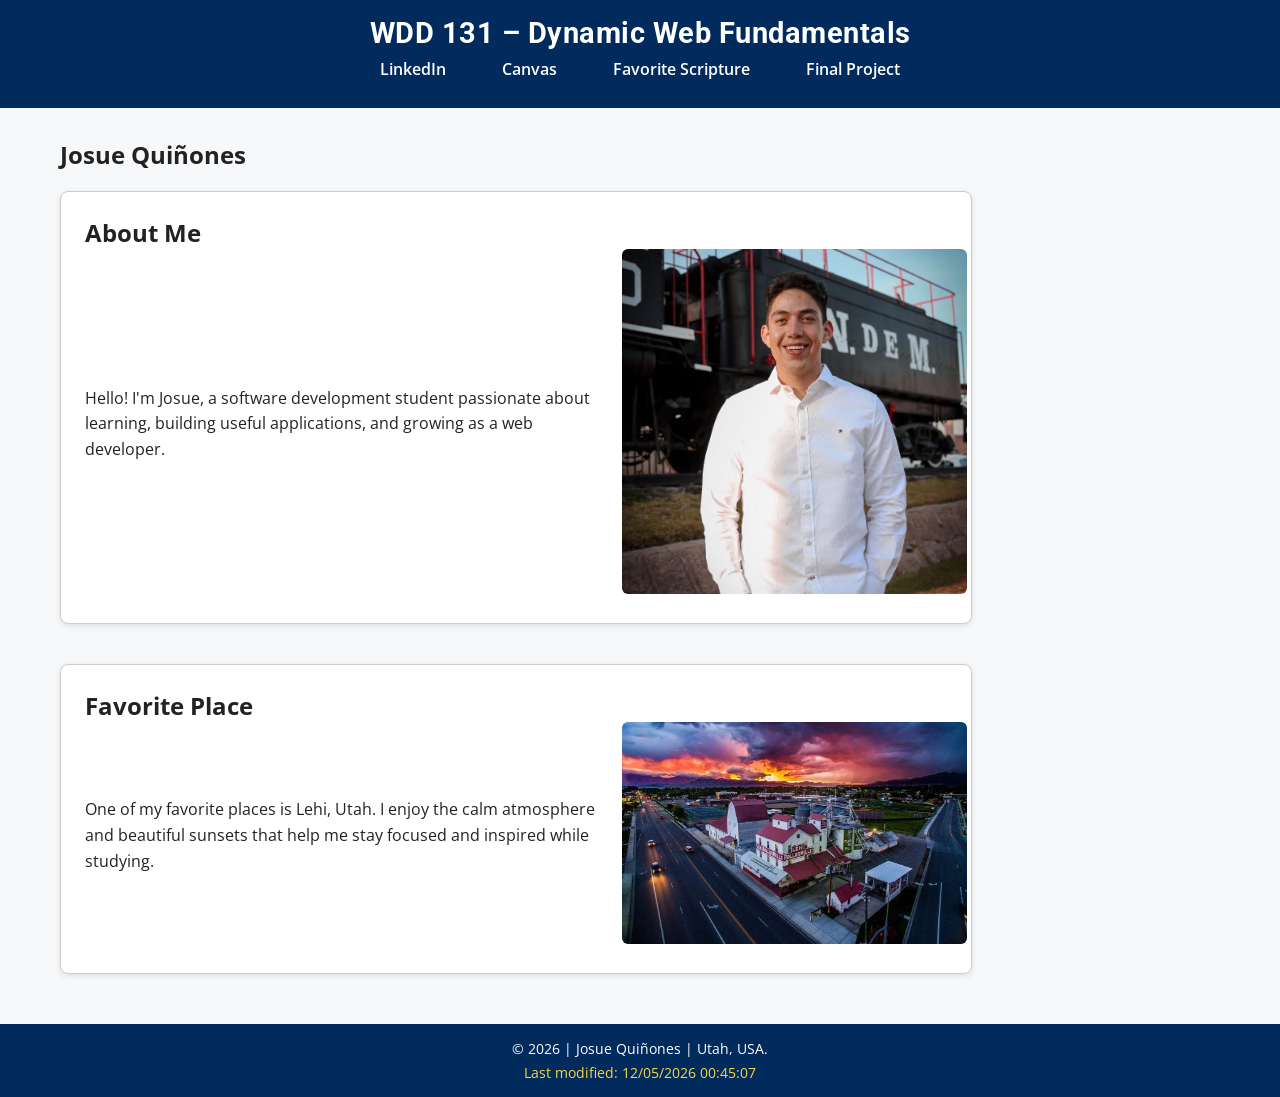
<file: index.html>
<!DOCTYPE html>
<html lang="en-US">

<head>
    <meta charset="UTF-8">
    <meta name="viewport" content="width=device-width, initial-scale=1.0">
    <title>WDD 131 – Dynamic Web Fundamentals – Josue Quiñones</title>

    <meta name="description"
        content="WDD 131 – Dynamic Web Fundamentals – Josue Quiñones. Home page with course resources, personal introduction, and favorite place using HTML, CSS, and JavaScript.">
    <meta name="author" content="Josue Quiñones">

    <link rel="preconnect" href="https://fonts.googleapis.com">
    <link rel="preconnect" href="https://fonts.gstatic.com" crossorigin>
    <link href="https://fonts.googleapis.com/css2?family=Open+Sans:wght@400;600&family=Roboto:wght@400;700&display=swap"
        rel="stylesheet">

    <link rel="stylesheet" href="styles/base.css">


    <script src="scripts/getdates.js" defer></script>
</head>

<body>
    <header>
        <!-- Título del curso en un span con id course-title -->
        <h1>
            <span id="course-title">WDD 131 – Dynamic Web Fundamentals</span>
        </h1>

        <!-- Navegación con 4 enlaces -->
        <nav>
            <ul>
                <li>
                    <a href="https://www.linkedin.com/in/josue-quinones-94b29b316/" target="_blank"
                        rel="noopener noreferrer">
                        LinkedIn
                    </a>
                </li>
                <li>
                    <a href="https://byupw.instructure.com/" target="_blank" rel="noopener noreferrer">
                        Canvas
                    </a>
                </li>
                <li>
                    <a href="https://www.churchofjesuschrist.org/study/scriptures/bofm/1-ne/3?lang=eng&id=p7#p7"
                        target="_blank" rel="noopener noreferrer">
                        Favorite Scripture
                    </a>
                </li>
                <li>
                    <a href="#" target="_blank" rel="noopener noreferrer">
                        Final Project
                    </a>
                </li>
            </ul>
        </nav>
    </header>

    <main>
        <h2>Josue Quiñones</h2>
    
        <!-- Card 1: About Me -->
        <section class="card">
            <h2>About Me</h2>
            <div class="content">
                <div class="text">
                    <p>
                        Hello! I'm Josue, a software development student passionate about learning,
                        building useful applications, and growing as a web developer.
                    </p>
                </div>
                <div class="image">
                    <img src="images/mia.jpg" alt="Photo of Josue Quiñones">
                </div>
            </div>
        </section>
    
        <!-- Card 2: Favorite Place -->
        <section class="card">
            <h2>Favorite Place</h2>
            <div class="content">
                <div class="text">
                    <p>
                        One of my favorite places is Lehi, Utah. I enjoy the calm atmosphere and
                        beautiful sunsets that help me stay focused and inspired while studying.
                    </p>
                </div>
                <div class="image">
                    <img src="images/lehi.jpg" alt="Lehi, Utah landscape">
                </div>
            </div>
        </section>
    
        <!-- Optional Aside for future content -->
        <aside>
            <!-- Reserved for Web Dev Resources or similar -->
        </aside>
    </main>

    <footer>
        <p>
            &copy; <span id="currentyear"></span> | Josue Quiñones | Utah, USA.
        </p>
        <p id="lastModified"></p>
    </footer>
</body>

</html>
</file>
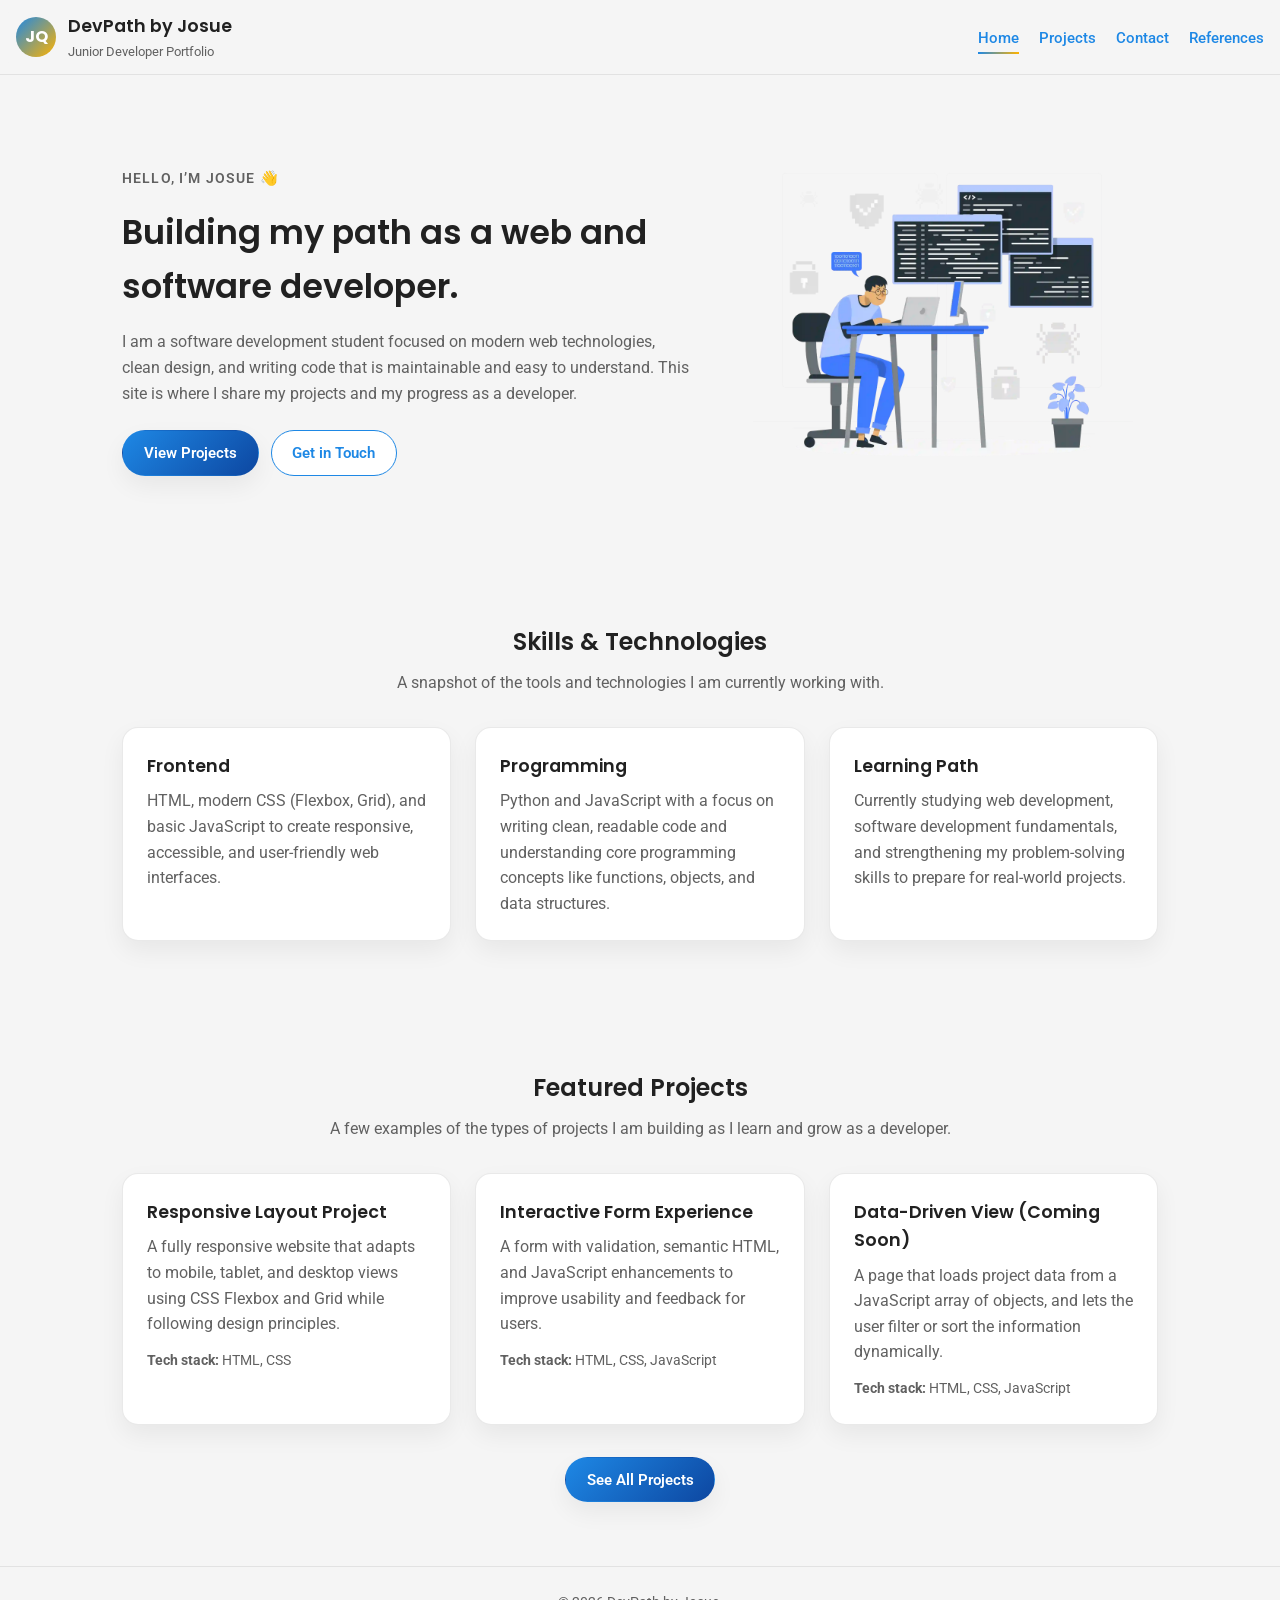
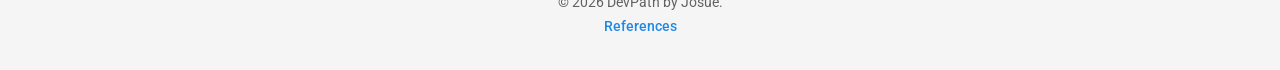
<file: project/index.html>
<!DOCTYPE html>
<html lang="en-US">

<head>
    <meta charset="UTF-8">
    <meta name="viewport" content="width=device-width, initial-scale=1.0">

    <title>DevPath by Josue – Developer Portfolio</title>

    <meta name="description"
        content="Developer portfolio for Josue Quiñones showcasing web development projects, skills, and ways to get in touch.">
    <meta name="author" content="Josue Quiñones">

    <!-- Google Fonts (same as siteplan) -->
    <link rel="preconnect" href="https://fonts.googleapis.com">
    <link rel="preconnect" href="https://fonts.gstatic.com" crossorigin>
    <link
        href="https://fonts.googleapis.com/css2?family=Poppins:wght@400;600;700&family=Roboto:wght@400;500&display=swap"
        rel="stylesheet">

    <!-- Main site CSS -->
    <link rel="stylesheet" href="styles/styles.css">

    <!-- Main JavaScript -->
    <script src="scripts/main.js" defer></script>
</head>

<body>
    <header class="site-header">
        <div class="logo-area">
            <div class="logo-mark">JQ</div>
            <div class="logo-text">
                <a href="index.html" class="logo-link">
                    <h1>DevPath by Josue</h1>
                    <p class="tagline">Junior Developer Portfolio</p>
                </a>
            </div>
        </div>

        <nav class="site-nav">
            <button class="nav-toggle" aria-label="Toggle navigation">
                ☰
            </button>
            <ul class="nav-list">
                <li><a href="index.html" aria-current="page">Home</a></li>
                <li><a href="projects.html">Projects</a></li>
                <li><a href="contact.html">Contact</a></li>
                <li><a href="references.html">References</a></li>
            </ul>
        </nav>
    </header>

    <main>
        <!-- Hero Section -->
        <section class="hero">
            <div class="hero-text">
                <p class="hero-kicker">Hello, I’m Josue 👋</p>
                <h2>Building my path as a web and software developer.</h2>
                <p>
                    I am a software development student focused on modern web technologies, clean design,
                    and writing code that is maintainable and easy to understand.
                    This site is where I share my projects and my progress as a developer.
                </p>
                <div class="hero-actions">
                    <a href="projects.html" class="btn primary">View Projects</a>
                    <a href="contact.html" class="btn secondary">Get in Touch</a>
                </div>
            </div>

            <div class="hero-visual">
                <img src="images/hero.webp"
                    alt="Illustration of a developer working on a laptop with code on the screen" loading="eager">
            </div>
        </section>

        <!-- Skills Section -->
        <section class="section" id="skills">
            <div class="section-header">
                <h2>Skills & Technologies</h2>
                <p>A snapshot of the tools and technologies I am currently working with.</p>
            </div>

            <div class="cards-grid">
                <article class="card">
                    <h3>Frontend</h3>
                    <p>
                        HTML, modern CSS (Flexbox, Grid), and basic JavaScript to create responsive,
                        accessible, and user-friendly web interfaces.
                    </p>
                </article>

                <article class="card">
                    <h3>Programming</h3>
                    <p>
                        Python and JavaScript with a focus on writing clean, readable code and understanding
                        core programming concepts like functions, objects, and data structures.
                    </p>
                </article>

                <article class="card">
                    <h3>Learning Path</h3>
                    <p>
                        Currently studying web development, software development fundamentals, and
                        strengthening my problem-solving skills to prepare for real-world projects.
                    </p>
                </article>
            </div>
        </section>

        <!-- Featured Projects Section -->
        <section class="section" id="featured-projects">
            <div class="section-header">
                <h2>Featured Projects</h2>
                <p>
                    A few examples of the types of projects I am building as I learn and grow as a developer.
                </p>
            </div>

            <div class="cards-grid">
                <article class="card project-card">
                    <h3>Responsive Layout Project</h3>
                    <p>
                        A fully responsive website that adapts to mobile, tablet, and desktop views using
                        CSS Flexbox and Grid while following design principles.
                    </p>
                    <p class="tech-stack"><strong>Tech stack:</strong> HTML, CSS</p>
                </article>

                <article class="card project-card">
                    <h3>Interactive Form Experience</h3>
                    <p>
                        A form with validation, semantic HTML, and JavaScript enhancements to improve
                        usability and feedback for users.
                    </p>
                    <p class="tech-stack"><strong>Tech stack:</strong> HTML, CSS, JavaScript</p>
                </article>

                <article class="card project-card">
                    <h3>Data-Driven View (Coming Soon)</h3>
                    <p>
                        A page that loads project data from a JavaScript array of objects, and lets
                        the user filter or sort the information dynamically.
                    </p>
                    <p class="tech-stack"><strong>Tech stack:</strong> HTML, CSS, JavaScript</p>
                </article>
            </div>

            <div class="section-cta">
                <a href="projects.html" class="btn primary">See All Projects</a>
            </div>
        </section>
    </main>

    <footer class="site-footer">
        <p>&copy; <span id="year"></span> DevPath by Josue.</p>
        <p><a href="references.html">References</a></p>
    </footer>
</body>

</html>
</file>
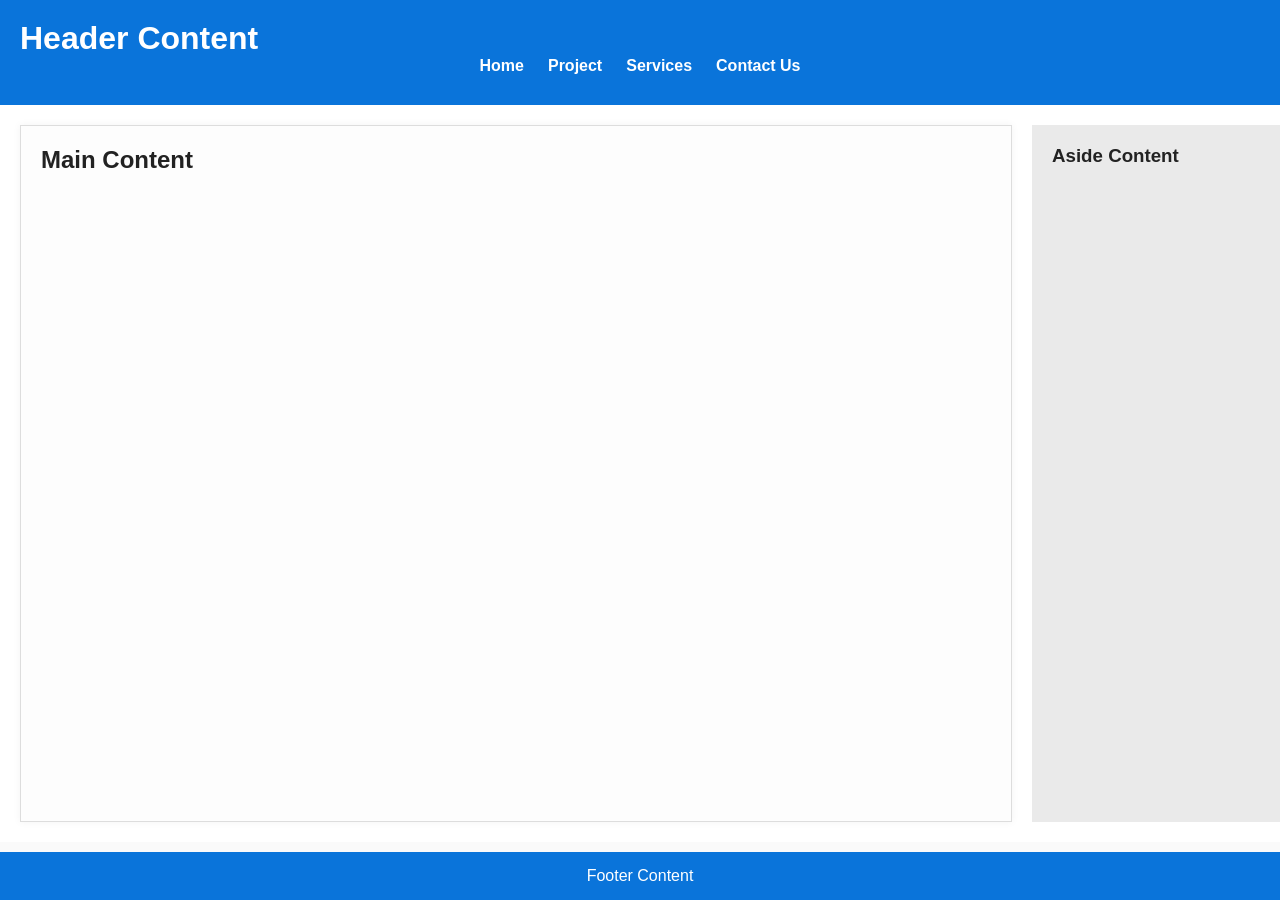
<file: week01/index.html>
<!DOCTYPE html>
<html lang="en">

<head>
    <meta charset="UTF-8">
    <meta name="viewport" content="width=device-width, initial-scale=1.0">
    <title>Josue Quiñones - WDD 131</title>
    <link rel="stylesheet" href="styles/layout.css">
</head>

<body>
    <header>
        <h1>Header Content</h1>
        <nav>
            <ul>
                <li><a href="#">Home</a></li>
                <li><a href="#">Project</a></li>
                <li><a href="#">Services</a></li>
                <li><a href="#">Contact Us</a></li>
            </ul>
        </nav>
    </header>

    <main>
        <section>
            <h2>Main Content</h2>
        </section>
        <aside>
            <h3>Aside Content</h3>
        </aside>
    </main>

    <footer>
        <p>Footer Content</p>
    </footer>
</body>

</html>
</file>
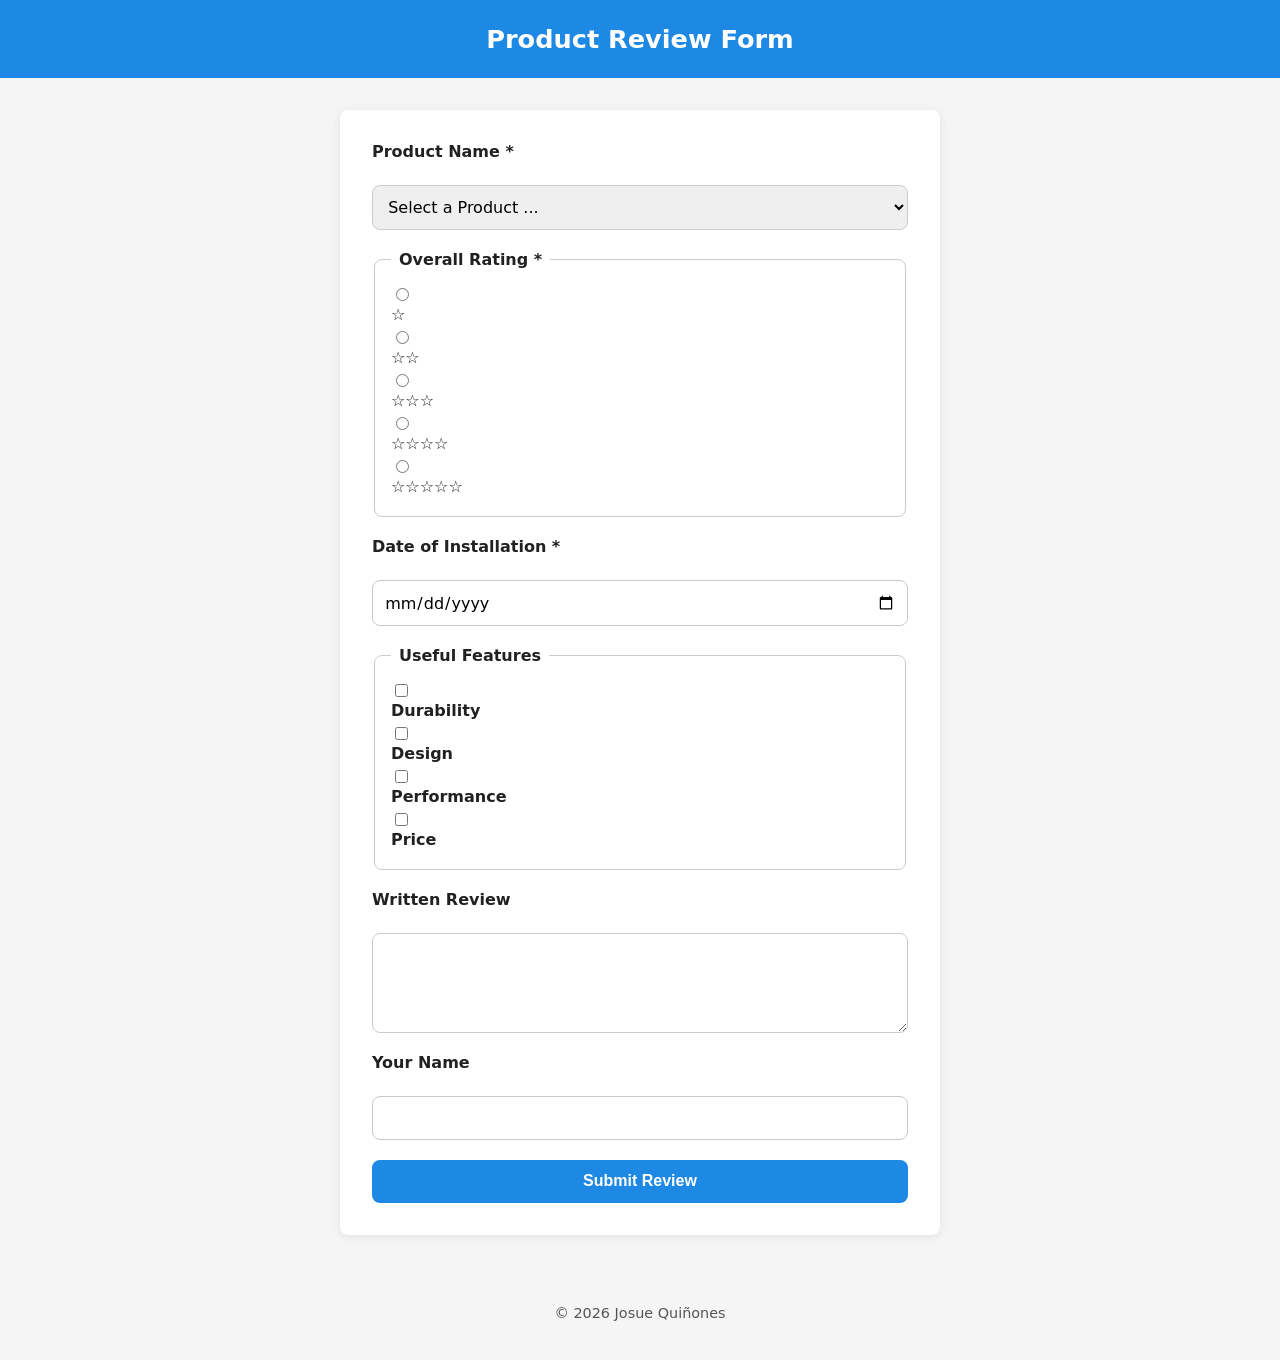
<file: form.html>
<!DOCTYPE html>
<html lang="en-US">

<head>
    <meta charset="UTF-8" >
    <meta name="viewport" content="width=device-width, initial-scale=1.0" >
    <meta name="author" content="Josue Quiñones">
    <meta name="description" content="Submit a product review and rate installation, features, and usefulness.">
    <title>Product Review Form – Josue Quiñones</title>

    <link rel="stylesheet" href="styles/form.css">
    <script src="scripts/form.js" defer></script>
</head>

<body>
    <header>
        <h1>Product Review Form</h1>
    </header>

    <main>
        <form method="get" action="review.html">

            <!-- Product Name -->
            <label for="product">Product Name *</label>
            <select id="product" name="product" required>
                <option value="" disabled selected>Select a Product ...</option>
            </select>

            <!-- Rating -->
            <fieldset>
                <legend>Overall Rating *</legend>

                <input type="radio" id="rating1" name="rating" value="1" required>
                <label for="rating1">☆</label>

                <input type="radio" id="rating2" name="rating" value="2" required>
                <label for="rating2">☆☆</label>

                <input type="radio" id="rating3" name="rating" value="3" required>
                <label for="rating3">☆☆☆</label>

                <input type="radio" id="rating4" name="rating" value="4" required>
                <label for="rating4">☆☆☆☆</label>

                <input type="radio" id="rating5" name="rating" value="5" required>
                <label for="rating5">☆☆☆☆☆</label>
            </fieldset>

            <!-- Date -->
            <label for="install">Date of Installation *</label>
            <input type="date" id="install" name="install" required>

            <!-- Useful Features -->
            <fieldset>
                <legend>Useful Features</legend>

                <input type="checkbox" id="feature1" name="features" value="durability">
                <label for="feature1">Durability</label>

                <input type="checkbox" id="feature2" name="features" value="design">
                <label for="feature2">Design</label>

                <input type="checkbox" id="feature3" name="features" value="performance">
                <label for="feature3">Performance</label>

                <input type="checkbox" id="feature4" name="features" value="price">
                <label for="feature4">Price</label>
            </fieldset>

            <!-- Review -->
            <label for="review">Written Review</label>
            <textarea id="review" name="review" rows="4"></textarea>

            <!-- Optional Name -->
            <label for="username">Your Name</label>
            <input type="text" id="username" name="username">

            <!-- Submit -->
            <input type="submit" value="Submit Review" class="submit-btn">
        </form>
    </main>

    <footer>
        <p>&copy; <span id="year"></span> Josue Quiñones</p>
    </footer>
</body>

</html>
</file>
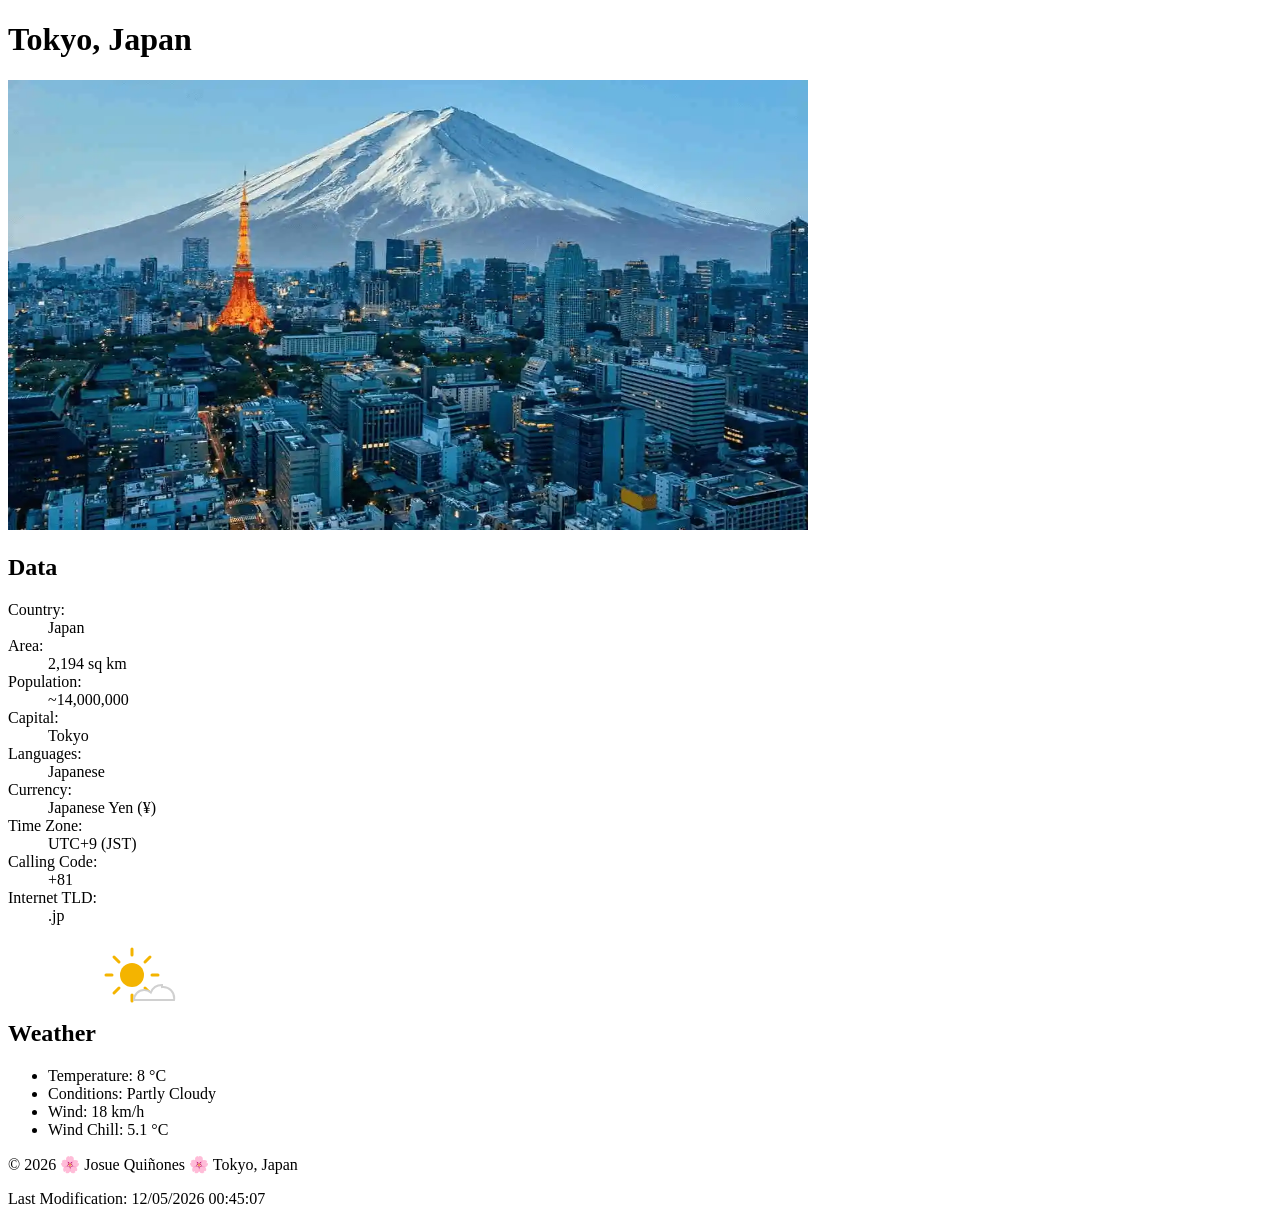
<file: palce.html>
<!DOCTYPE html>
<html lang="en">

<head>
    <meta charset="UTF-8">
    <meta name="viewport" content="width=device-width, initial-scale=1.0">

    <title>Tokyo, Japan – City Facts & Weather</title>
    <meta name="description"
        content="Tokyo, Japan city page with key data and current-style weather information including wind chill.">
    <meta name="Josue Quiñones Sigala"

    <link rel="stylesheet" href="styles/place.css">
    <script src="scripts/place.js" defer></script>
</head>

<body>
    <header class="site-header">
        <h1>Tokyo, Japan</h1>
    </header>

    <main>
        <div class="hero">
            <picture>
                <!-- Large / desktop image -->
                <source srcset="images/tokyo-large.webp" media="(min-width: 900px)">
                <!-- Default / mobile image -->
                <img src="images/tokyo-small.webp" alt="Night skyline of Tokyo with Tokyo Tower and city lights"
                    width="800" height="450" loading="lazy">
            </picture>
        </div>

        <section class="info-card data-card">
            <h2>Data</h2>
            <dl>
                <div>
                    <dt>Country:</dt>
                    <dd>Japan</dd>
                </div>
                <div>
                    <dt>Area:</dt>
                    <dd>2,194 sq km</dd>
                </div>
                <div>
                    <dt>Population:</dt>
                    <dd>~14,000,000</dd>
                </div>
                <div>
                    <dt>Capital:</dt>
                    <dd>Tokyo</dd>
                </div>
                <div>
                    <dt>Languages:</dt>
                    <dd>Japanese</dd>
                </div>
                <div>
                    <dt>Currency:</dt>
                    <dd>Japanese Yen (¥)</dd>
                </div>
                <div>
                    <dt>Time Zone:</dt>
                    <dd>UTC+9 (JST)</dd>
                </div>
                <div>
                    <dt>Calling Code:</dt>
                    <dd>+81</dd>
                </div>
                <div>
                    <dt>Internet TLD:</dt>
                    <dd>.jp</dd>
                </div>
            </dl>
        </section>

        <section class="info-card weather-card">
            <h2 class="weather-heading">
                Weather
                <!-- SVG icon: mobile view only (hidden in wide view via CSS) -->
                <span class="weather-icon-mobile">
                    <img src="images/weather-partly-cloudy.svg" alt="Partly cloudy weather icon">
                </span>
            </h2>
            <ul class="weather-list">
                <li>
                    <span class="label">Temperature:</span>
                    <span> <span id="temperature">8</span> °C</span>
                </li>
                <li>
                    <span class="label">Conditions:</span>
                    <span>Partly Cloudy</span>
                </li>
                <li>
                    <span class="label">Wind:</span>
                    <span><span id="wind-speed">18</span> km/h</span>
                </li>
                <li>
                    <span class="label">Wind Chill:</span>
                    <span id="windchill">N/A</span>
                </li>
            </ul>
        </section>
    </main>

    <footer>
        <p>&copy; <span id="currentyear"></span> 🌸 Josue Quiñones 🌸 Tokyo, Japan</p>
        <p>Last Modification: <span id="lastmodified"></span></p>
    </footer>
</body>

</html>
</file>
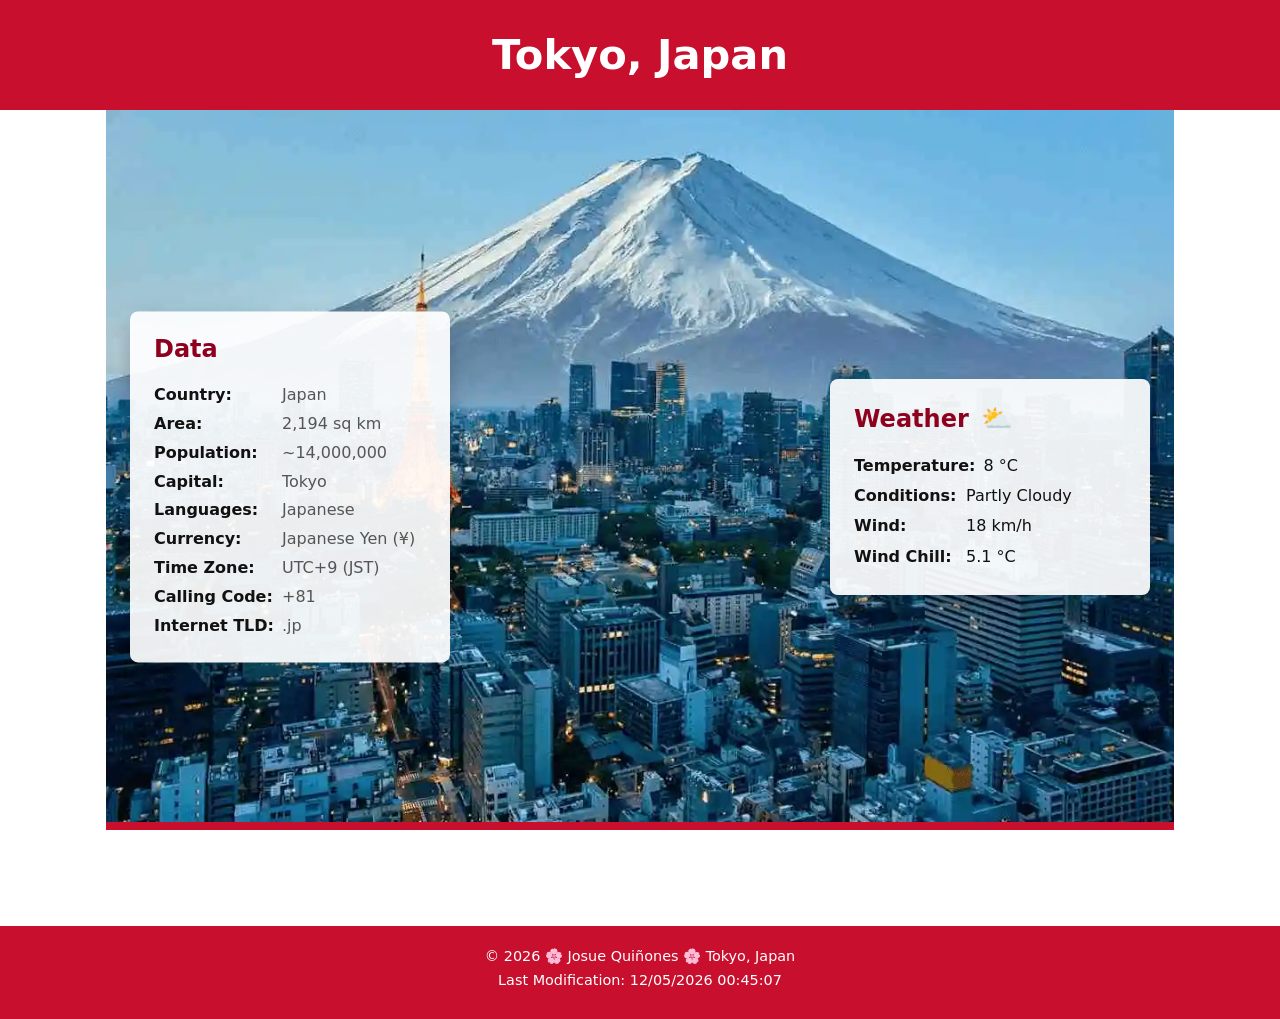
<file: place.html>
<!DOCTYPE html>
<html lang="en">

<head>
    <meta charset="UTF-8">
    <meta name="viewport" content="width=device-width, initial-scale=1.0">

    <title>Tokyo, Japan – City Facts & Weather</title>
    <meta name="description"
        content="Tokyo, Japan city page with key data and current-style weather information including wind chill.">
    <meta name="author" content="Josue Quiñones">

    <link rel="stylesheet" href="styles/place.css">
    <script src="scripts/place.js" defer></script>
</head>

<body>
    <header class="site-header">
        <h1>Tokyo, Japan</h1>
    </header>

    <main>
        <div class="hero">
            <picture>
                <!-- Large / desktop image -->
                <source srcset="images/tokyo-large.webp" media="(min-width: 900px)">
                <!-- Default / mobile image -->
                <img src="images/tokyo-small.webp" alt="Night skyline of Tokyo with Tokyo Tower and city lights"
                    width="800" height="450" loading="lazy">
            </picture>
        </div>

        <section class="info-card data-card">
            <h2>Data</h2>
            <dl>
                <div>
                    <dt>Country:</dt>
                    <dd>Japan</dd>
                </div>
                <div>
                    <dt>Area:</dt>
                    <dd>2,194 sq km</dd>
                </div>
                <div>
                    <dt>Population:</dt>
                    <dd>~14,000,000</dd>
                </div>
                <div>
                    <dt>Capital:</dt>
                    <dd>Tokyo</dd>
                </div>
                <div>
                    <dt>Languages:</dt>
                    <dd>Japanese</dd>
                </div>
                <div>
                    <dt>Currency:</dt>
                    <dd>Japanese Yen (¥)</dd>
                </div>
                <div>
                    <dt>Time Zone:</dt>
                    <dd>UTC+9 (JST)</dd>
                </div>
                <div>
                    <dt>Calling Code:</dt>
                    <dd>+81</dd>
                </div>
                <div>
                    <dt>Internet TLD:</dt>
                    <dd>.jp</dd>
                </div>
            </dl>
        </section>

        <section class="info-card weather-card">
            <h2 class="weather-heading">
                Weather
                <!-- SVG icon: mobile view only (hidden in wide view via CSS) -->
                <span class="weather-icon-mobile">
                    <img src="images/weather-partly-cloudy.svg" alt="Partly cloudy weather icon">
                </span>
            </h2>
            <ul class="weather-list">
                <li>
                    <span class="label">Temperature:</span>
                    <span> <span id="temperature">8</span> °C</span>
                </li>
                <li>
                    <span class="label">Conditions:</span>
                    <span>Partly Cloudy</span>
                </li>
                <li>
                    <span class="label">Wind:</span>
                    <span><span id="wind-speed">18</span> km/h</span>
                </li>
                <li>
                    <span class="label">Wind Chill:</span>
                    <span id="windchill">N/A</span>
                </li>
            </ul>
        </section>
    </main>

    <footer>
        <p>&copy; <span id="currentyear"></span> 🌸 Josue Quiñones 🌸 Tokyo, Japan</p>
        <p>Last Modification: <span id="lastmodified"></span></p>
    </footer>
</body>

</html>
</file>
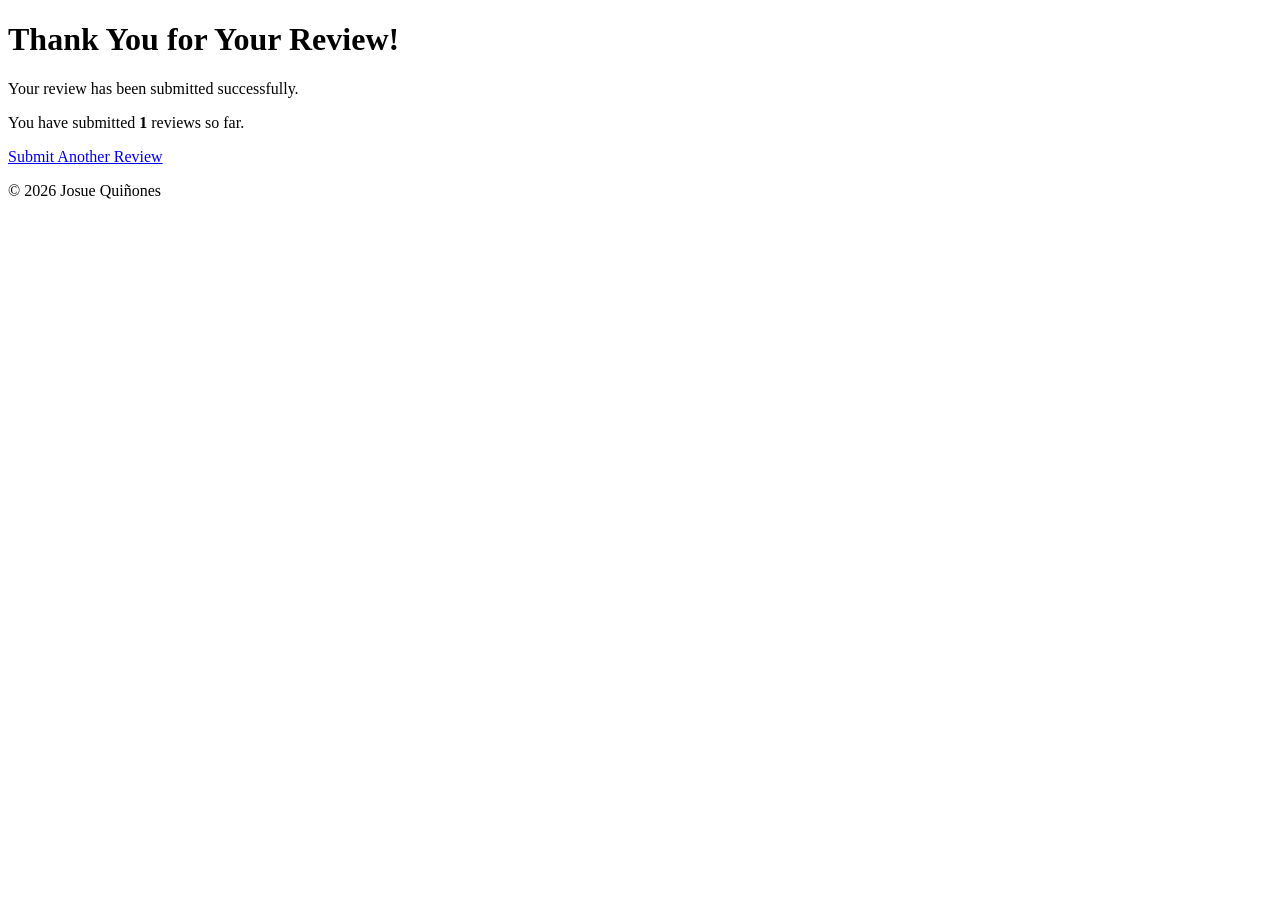
<file: review.html>
<!DOCTYPE html>
<html lang="en-US">

<head>
    <meta charset="UTF-8">
    <meta name="author" content="Josue Quiñones">
    <title>Review Submitted</title>
    <script src="scripts/review.js" defer></script>
</head>

<body>
    <main>
        <h1>Thank You for Your Review!</h1>
        <p>Your review has been submitted successfully.</p>
        <p>You have submitted <strong id="count"></strong> reviews so far.</p>
        <a href="form.html">Submit Another Review</a>
    </main>

    <footer>
        <p>&copy; <span id="year"></span> Josue Quiñones</p>
    </footer>
</body>

</html>
</file>
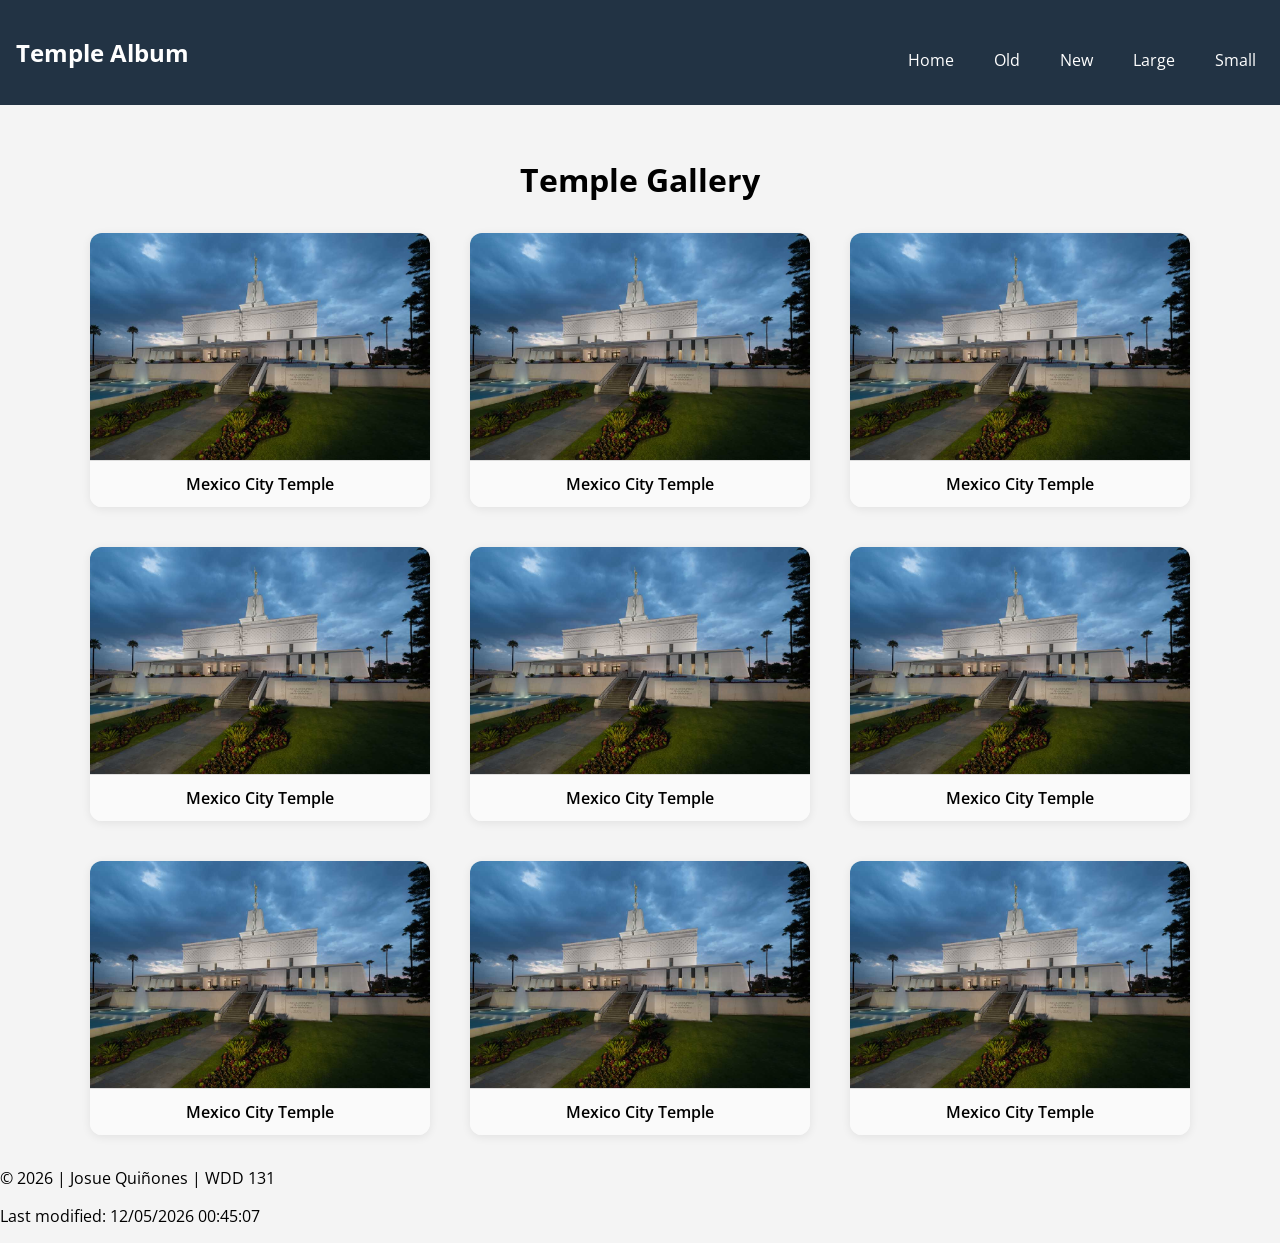
<file: temples.html>
<!DOCTYPE html>
<html lang="en-US">

<head>
    <meta charset="UTF-8">
    <meta name="viewport" content="width=device-width, initial-scale=1.0">

    <title>Temple Album – Josue Quiñones</title>

    <meta name="description" content="A responsive and interactive temple album featuring images, captions, and a mobile-friendly navigation menu.">
    <meta name="author" content="Josue Quiñones">

    <link rel="preconnect" href="https://fonts.googleapis.com">
    <link rel="preconnect" href="https://fonts.gstatic.com" crossorigin>
    
    <!-- Front de Google -->
    <link href="https://fonts.googleapis.com/css2?family=Open+Sans:wght@400;600&display=swap" rel="stylesheet">

    <!-- CSS Mobile First ( para que funcione el mobile)-->
    <link rel="stylesheet" href="styles/temples.css">
    <link rel="stylesheet" href="styles/temples-large.css">

    <script src="scripts/temples.js" defer></script>
</head>

<body>
    <header>
        <h2>Temple Album</h2>

        <button id="menu-button" aria-label="Menu">☰</button>

        <nav id="menu">
            <a href="index.html">Home</a>
            <a href="#">Old</a>
            <a href="#">New</a>
            <a href="#">Large</a>
            <a href="#">Small</a>
        </nav>
    </header>

<main>
    <h1>Temple Gallery</h1>

    <section class="album">
        
        <figure>
            <img src="images/mexico-temple.jpg" alt="Mexico City Temple">
            <figcaption>Mexico City Temple</figcaption>
        </figure>

        <figure>
            <img src="images/mexico-temple.jpg" alt="Mexico City Temple">
            <figcaption>Mexico City Temple</figcaption>
        </figure>

        <figure>
            <img src="images/mexico-temple.jpg" alt="Mexico City Temple">
            <figcaption>Mexico City Temple</figcaption>
        </figure>

        <figure>
            <img src="images/mexico-temple.jpg" alt="Mexico City Temple">
            <figcaption>Mexico City Temple</figcaption>
        </figure>

        <figure>
            <img src="images/mexico-temple.jpg" alt="Mexico City Temple">
            <figcaption>Mexico City Temple</figcaption>
        </figure>

        <figure>
            <img src="images/mexico-temple.jpg" alt="Mexico City Temple">
            <figcaption>Mexico City Temple</figcaption>
        </figure>

        <figure>
            <img src="images/mexico-temple.jpg" alt="Mexico City Temple">
            <figcaption>Mexico City Temple</figcaption>
        </figure>

        <figure>
            <img src="images/mexico-temple.jpg" alt="Mexico City Temple">
            <figcaption>Mexico City Temple</figcaption>
        </figure>

        <figure>
            <img src="images/mexico-temple.jpg" alt="Mexico City Temple">
            <figcaption>Mexico City Temple</figcaption>
        </figure>

    </section>
</main>

    <footer>
        <p>&copy; <span id="year"></span> | Josue Quiñones | WDD 131</p>
        <p>Last modified: <span id="lastModified"></span></p>
    </footer>
</body>

</html>
</file>
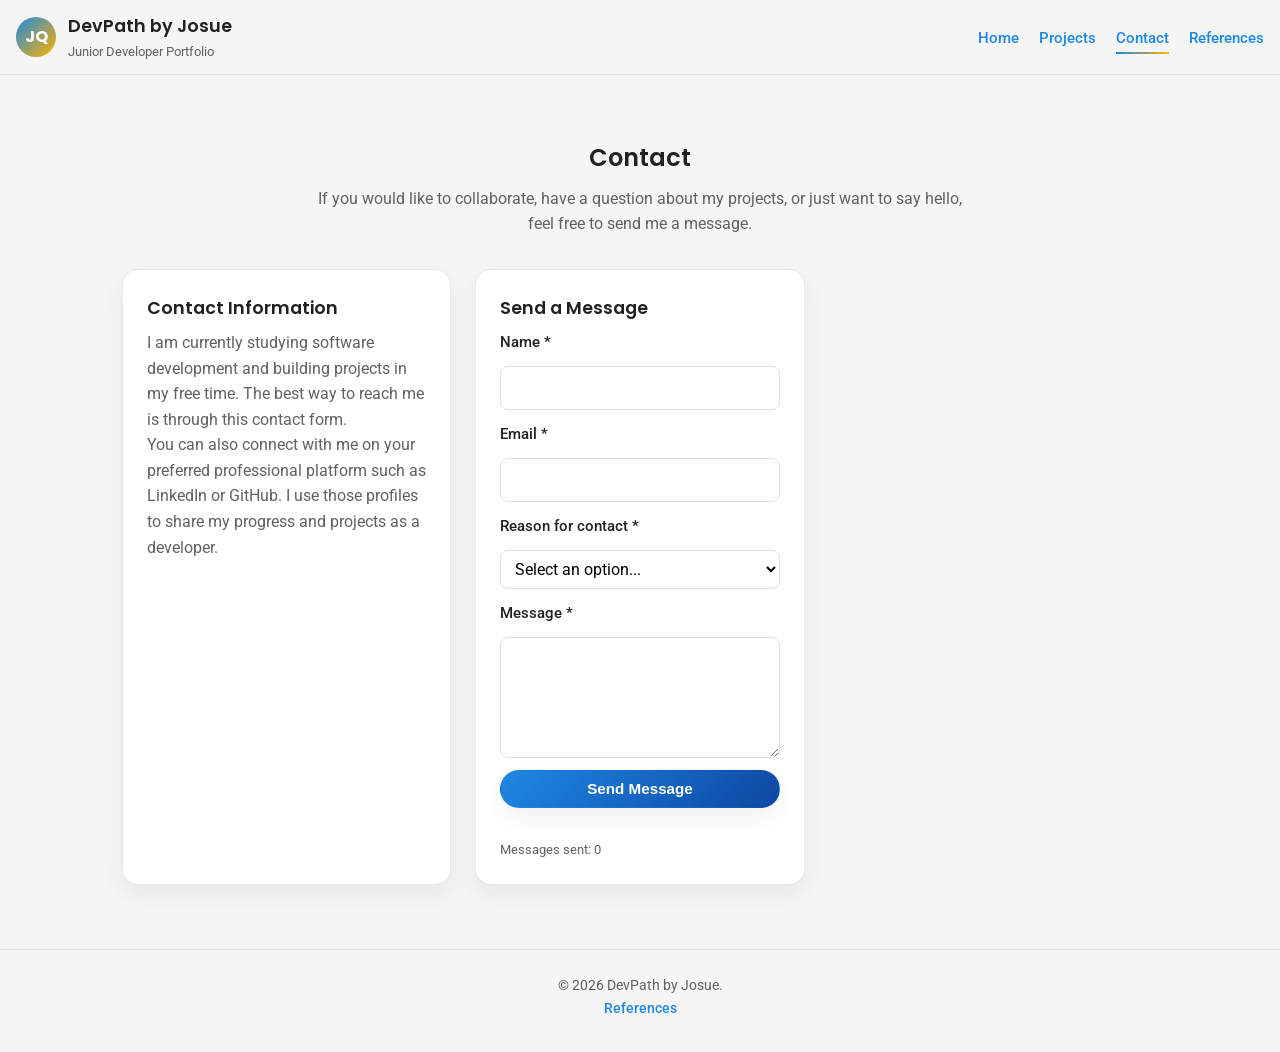
<file: project/contact.html>
<!DOCTYPE html>
<html lang="en-US">

<head>
    <meta charset="UTF-8">
    <meta name="viewport" content="width=device-width, initial-scale=1.0">

    <title>Contact – DevPath by Josue</title>

    <meta name="description"
        content="Contact Josue Quiñones for collaboration, junior developer opportunities, or questions about his projects.">
    <meta name="author" content="Josue Quiñones">

    <!-- Google Fonts -->
    <link rel="preconnect" href="https://fonts.googleapis.com">
    <link rel="preconnect" href="https://fonts.gstatic.com" crossorigin>
    <link
        href="https://fonts.googleapis.com/css2?family=Poppins:wght@400;600;700&family=Roboto:wght@400;500&display=swap"
        rel="stylesheet">

    <!-- Main CSS -->
    <link rel="stylesheet" href="styles/styles.css">

    <!-- Main JS -->
    <script src="scripts/main.js" defer></script>
</head>

<body>
    <header class="site-header">
        <div class="logo-area">
            <div class="logo-mark">JQ</div>
            <div class="logo-text">
                <a href="index.html" class="logo-link">
                    <h1>DevPath by Josue</h1>
                    <p class="tagline">Junior Developer Portfolio</p>
                </a>
            </div>
        </div>

        <nav class="site-nav">
            <button class="nav-toggle" aria-label="Toggle navigation">
                ☰
            </button>
            <ul class="nav-list">
                <li><a href="index.html">Home</a></li>
                <li><a href="projects.html">Projects</a></li>
                <li><a href="contact.html" aria-current="page">Contact</a></li>
                <li><a href="references.html">References</a></li>
            </ul>
        </nav>
    </header>

    <main>
        <section class="section">
            <div class="section-header">
                <h2>Contact</h2>
                <p>
                    If you would like to collaborate, have a question about my projects, or
                    just want to say hello, feel free to send me a message.
                </p>
            </div>

            <div class="cards-grid">
                <article class="card">
                    <h3>Contact Information</h3>
                    <p>
                        I am currently studying software development and building projects in my free time.
                        The best way to reach me is through this contact form.
                    </p>
                    <p>
                        You can also connect with me on your preferred professional platform such as LinkedIn or GitHub.
                        I use those profiles to share my progress and projects as a developer.
                    </p>
                </article>

                <article class="card">
                    <h3>Send a Message</h3>

                    <form id="contactForm" novalidate>
                        <label for="name">Name *</label>
                        <input id="name" name="name" type="text" required>

                        <label for="email">Email *</label>
                        <input id="email" name="email" type="email" required>

                        <label for="reason">Reason for contact *</label>
                        <select id="reason" name="reason" required>
                            <option value="" disabled selected>Select an option...</option>
                            <option value="collaboration">Collaboration</option>
                            <option value="job-opportunity">Job Opportunity</option>
                            <option value="question">Question about a project</option>
                            <option value="other">Other</option>
                        </select>

                        <label for="message">Message *</label>
                        <textarea id="message" name="message" rows="4" required></textarea>

                        <button type="submit" class="btn primary">Send Message</button>

                        <p id="contactStatus" aria-live="polite"></p>

                        <p class="small">
                            Messages sent: <span id="contactCount">0</span>
                        </p>
                    </form>
                </article>
            </div>
        </section>
    </main>

    <footer class="site-footer">
        <p>&copy; <span id="year"></span> DevPath by Josue.</p>
        <p><a href="references.html">References</a></p>
    </footer>
</body>

</html>
</file>
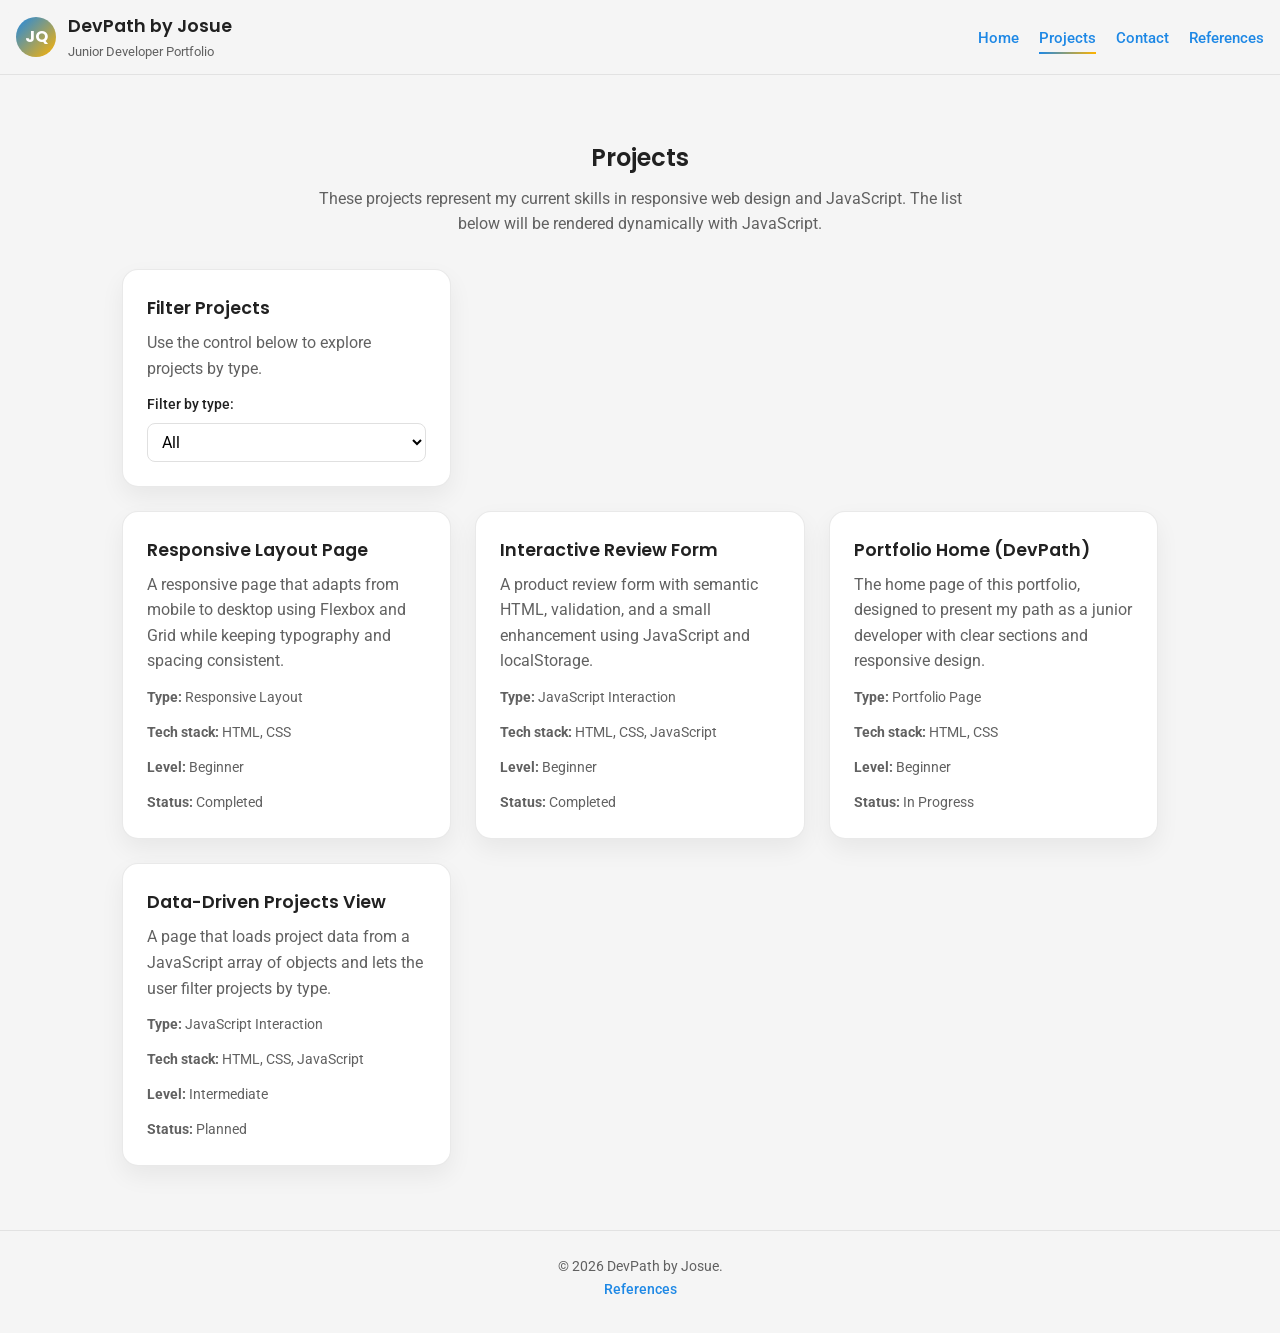
<file: project/projects.html>
<!DOCTYPE html>
<html lang="en-US">

<head>
    <meta charset="UTF-8">
    <meta name="viewport" content="width=device-width, initial-scale=1.0">

    <title>Projects – DevPath by Josue</title>

    <meta name="description"
        content="Browse a selection of web development and programming projects by Josue Quiñones, including responsive layouts and JavaScript exercises.">
    <meta name="author" content="Josue Quiñones">

    <!-- Google Fonts -->
    <link rel="preconnect" href="https://fonts.googleapis.com">
    <link rel="preconnect" href="https://fonts.gstatic.com" crossorigin>
    <link
        href="https://fonts.googleapis.com/css2?family=Poppins:wght@400;600;700&family=Roboto:wght@400;500&display=swap"
        rel="stylesheet">

    <!-- Main CSS -->
    <link rel="stylesheet" href="styles/styles.css">

    <!-- Main JS -->
    <script src="scripts/main.js" defer></script>
</head>

<body>
    <header class="site-header">
        <div class="logo-area">
            <div class="logo-mark">JQ</div>
            <div class="logo-text">
                <a href="index.html" class="logo-link">
                    <h1>DevPath by Josue</h1>
                    <p class="tagline">Junior Developer Portfolio</p>
                </a>
            </div>
        </div>

        <nav class="site-nav">
            <button class="nav-toggle" aria-label="Toggle navigation">
                ☰
            </button>
            <ul class="nav-list">
                <li><a href="index.html">Home</a></li>
                <li><a href="projects.html" aria-current="page">Projects</a></li>
                <li><a href="contact.html">Contact</a></li>
                <li><a href="references.html">References</a></li>
            </ul>
        </nav>
    </header>

    <main>
        <section class="section">
            <div class="section-header">
                <h2>Projects</h2>
                <p>
                    These projects represent my current skills in responsive web design and JavaScript.
                    The list below will be rendered dynamically with JavaScript.
                </p>
            </div>

            <!-- Filters / Controls -->
            <div class="cards-grid" style="margin-bottom: 1.5rem;">
                <article class="card">
                    <h3>Filter Projects</h3>
                    <p>Use the control below to explore projects by type.</p>

                    <div class="filter-controls">
                        <label for="projectFilter">Filter by type:</label>
                        <select id="projectFilter">
                            <option value="all">All</option>
                            <option value="layout">Layout</option>
                            <option value="javascript">JavaScript</option>
                            <option value="portfolio">Portfolio</option>
                        </select>
                    </div>
                </article>
            </div>

            <!-- Container where JS will inject project cards -->
            <div id="projectsContainer" class="cards-grid">
                <!-- JS-generated cards -->
            </div>
        </section>
    </main>

    <footer class="site-footer">
        <p>&copy; <span id="year"></span> DevPath by Josue.</p>
        <p><a href="references.html">References</a></p>
    </footer>
</body>

</html>
</file>
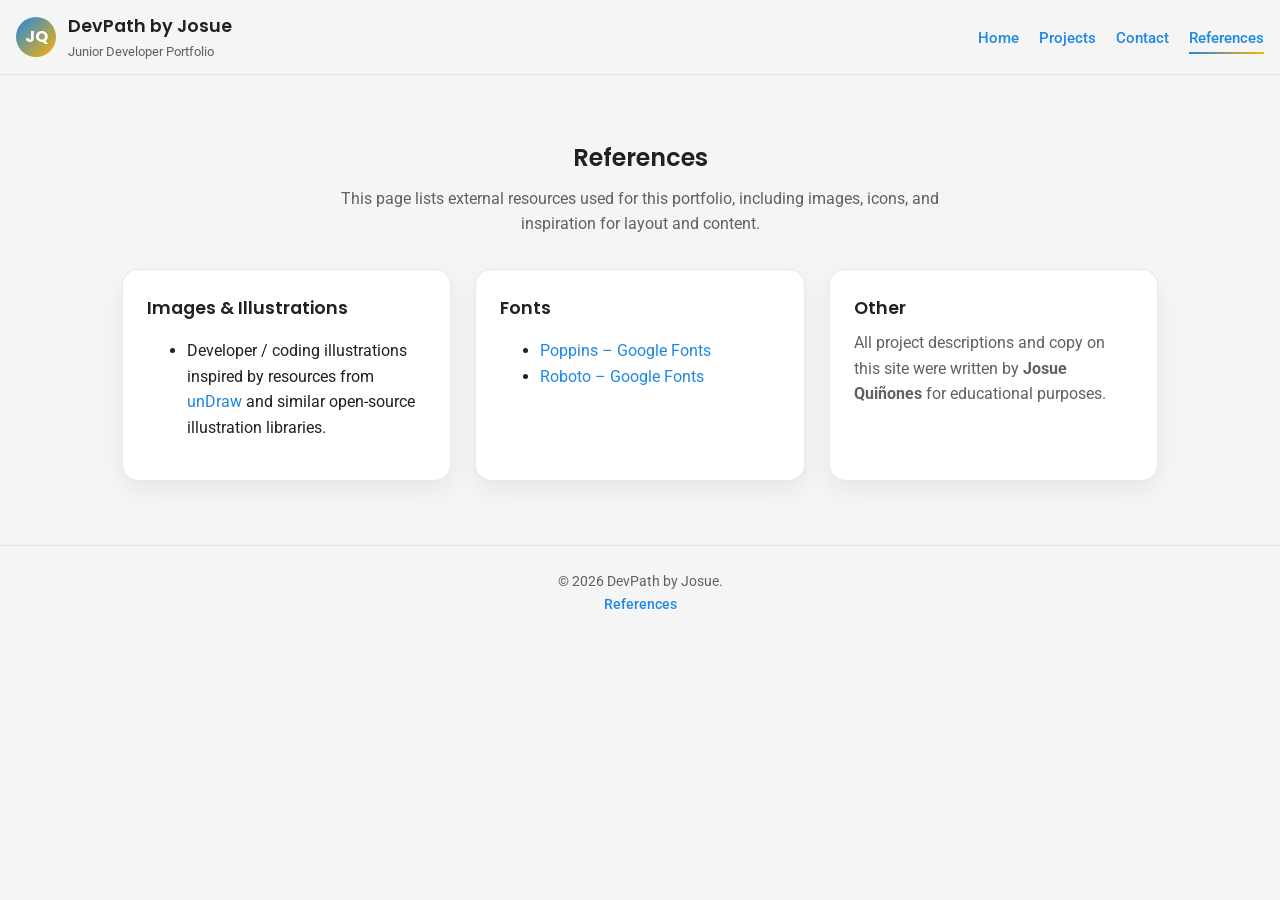
<file: project/references.html>
<!DOCTYPE html>
<html lang="en-US">

<head>
    <meta charset="UTF-8">
    <meta name="viewport" content="width=device-width, initial-scale=1.0">

    <title>References – DevPath by Josue</title>

    <meta name="description"
        content="List of external references and resources used in the DevPath by Josue portfolio website.">
    <meta name="author" content="Josue Quiñones">

    <!-- Google Fonts -->
    <link rel="preconnect" href="https://fonts.googleapis.com">
    <link rel="preconnect" href="https://fonts.gstatic.com" crossorigin>
    <link
        href="https://fonts.googleapis.com/css2?family=Poppins:wght@400;600;700&family=Roboto:wght@400;500&display=swap"
        rel="stylesheet">

    <!-- Main CSS -->
    <link rel="stylesheet" href="styles/styles.css">

    <!-- Main JS -->
    <script src="scripts/main.js" defer></script>
</head>

<body>
    <header class="site-header">
        <div class="logo-area">
            <div class="logo-mark">JQ</div>
            <div class="logo-text">
                <a href="index.html" class="logo-link">
                    <h1>DevPath by Josue</h1>
                    <p class="tagline">Junior Developer Portfolio</p>
                </a>
            </div>
        </div>

        <nav class="site-nav">
            <button class="nav-toggle" aria-label="Toggle navigation">
                ☰
            </button>
            <ul class="nav-list">
                <li><a href="index.html">Home</a></li>
                <li><a href="projects.html">Projects</a></li>
                <li><a href="contact.html">Contact</a></li>
                <li><a href="references.html" aria-current="page">References</a></li>
            </ul>
        </nav>
    </header>

    <main>
        <section class="section">
            <div class="section-header">
                <h2>References</h2>
                <p>
                    This page lists external resources used for this portfolio, including images,
                    icons, and inspiration for layout and content.
                </p>
            </div>

            <div class="cards-grid">
                <article class="card">
                    <h3>Images & Illustrations</h3>
                    <ul>
                        <li>
                            Developer / coding illustrations inspired by resources from
                            <a href="https://undraw.co/" target="_blank" rel="noopener">unDraw</a>
                            and similar open-source illustration libraries.
                        </li>
                    </ul>
                </article>

                <article class="card">
                    <h3>Fonts</h3>
                    <ul>
                        <li>
                            <a href="https://fonts.google.com/specimen/Poppins" target="_blank" rel="noopener">
                                Poppins – Google Fonts
                            </a>
                        </li>
                        <li>
                            <a href="https://fonts.google.com/specimen/Roboto" target="_blank" rel="noopener">
                                Roboto – Google Fonts
                            </a>
                        </li>
                    </ul>
                </article>

                <article class="card">
                    <h3>Other</h3>
                    <p>
                        All project descriptions and copy on this site were written by
                        <strong>Josue Quiñones</strong> for educational purposes.
                    </p>
                </article>
            </div>
        </section>
    </main>

    <footer class="site-footer">
        <p>&copy; <span id="year"></span> DevPath by Josue.</p>
        <p><a href="references.html" aria-current="page">References</a></p>
    </footer>
</body>

</html>
</file>
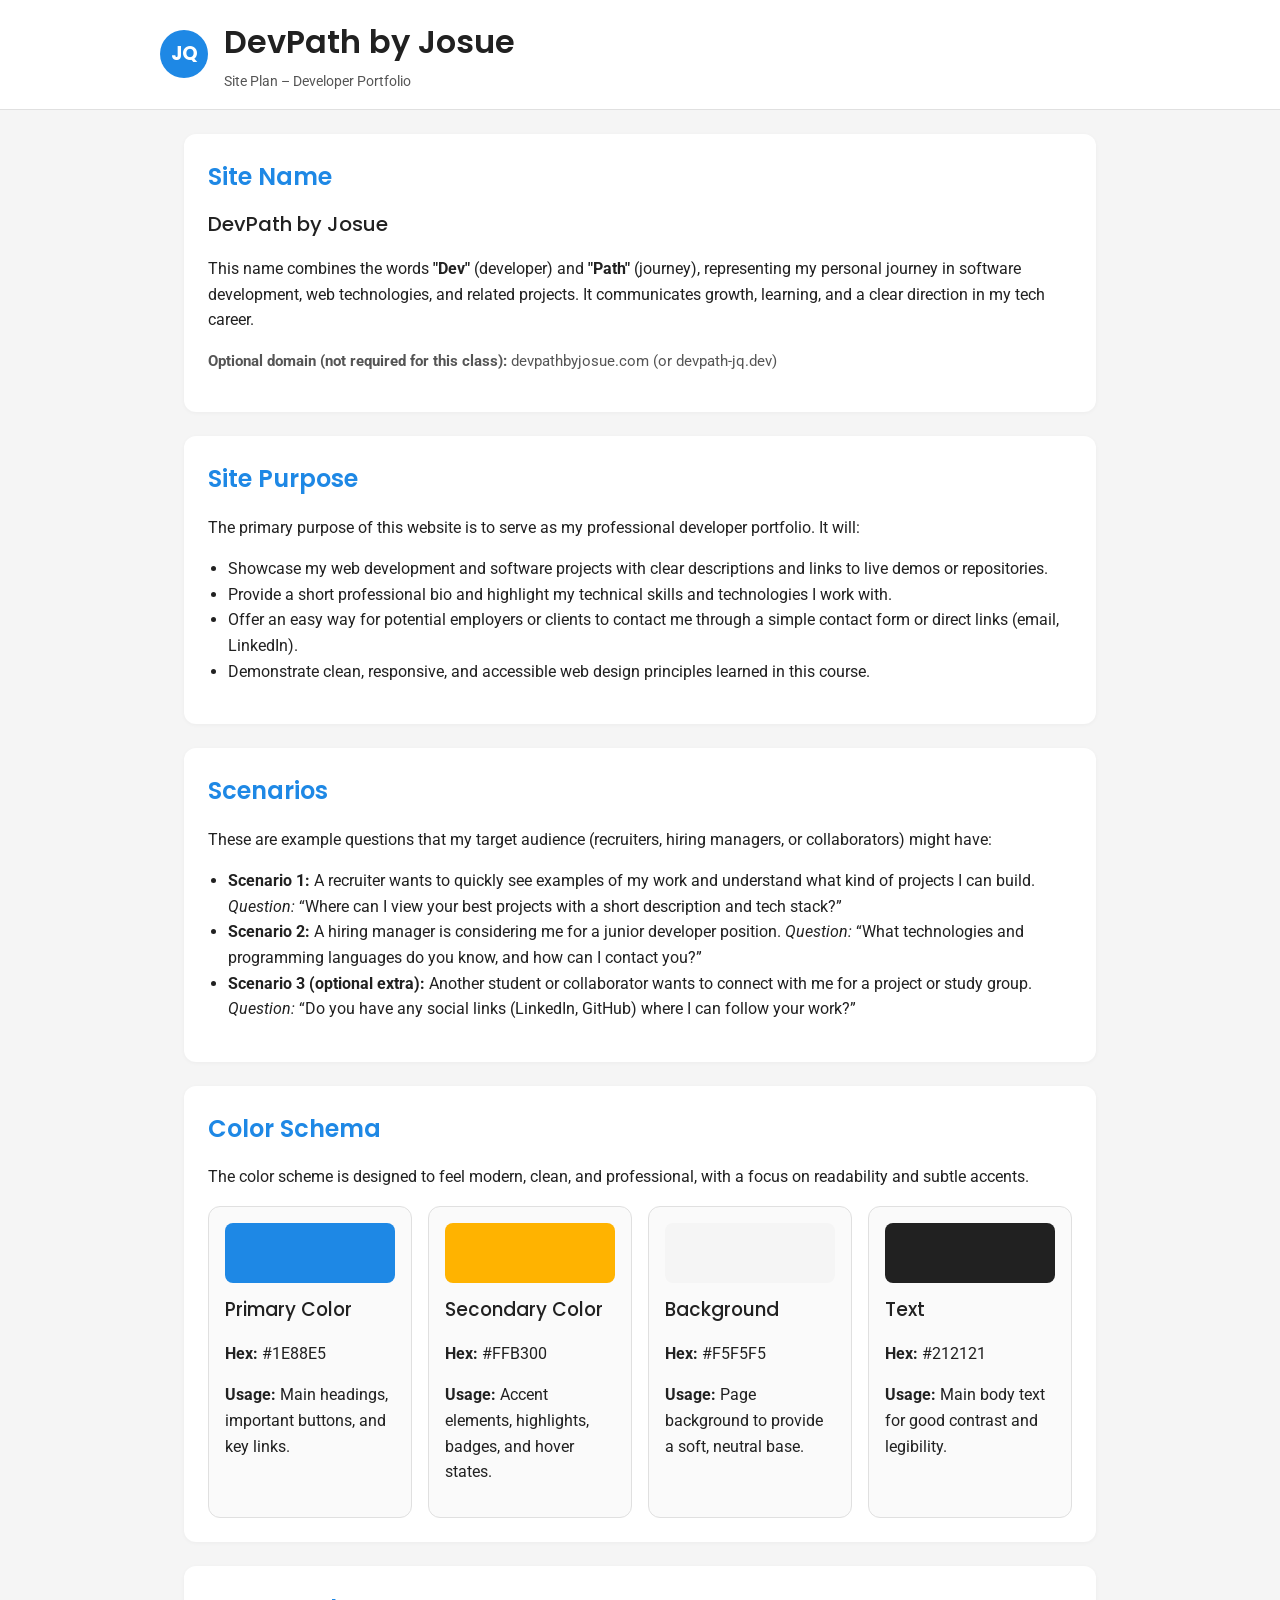
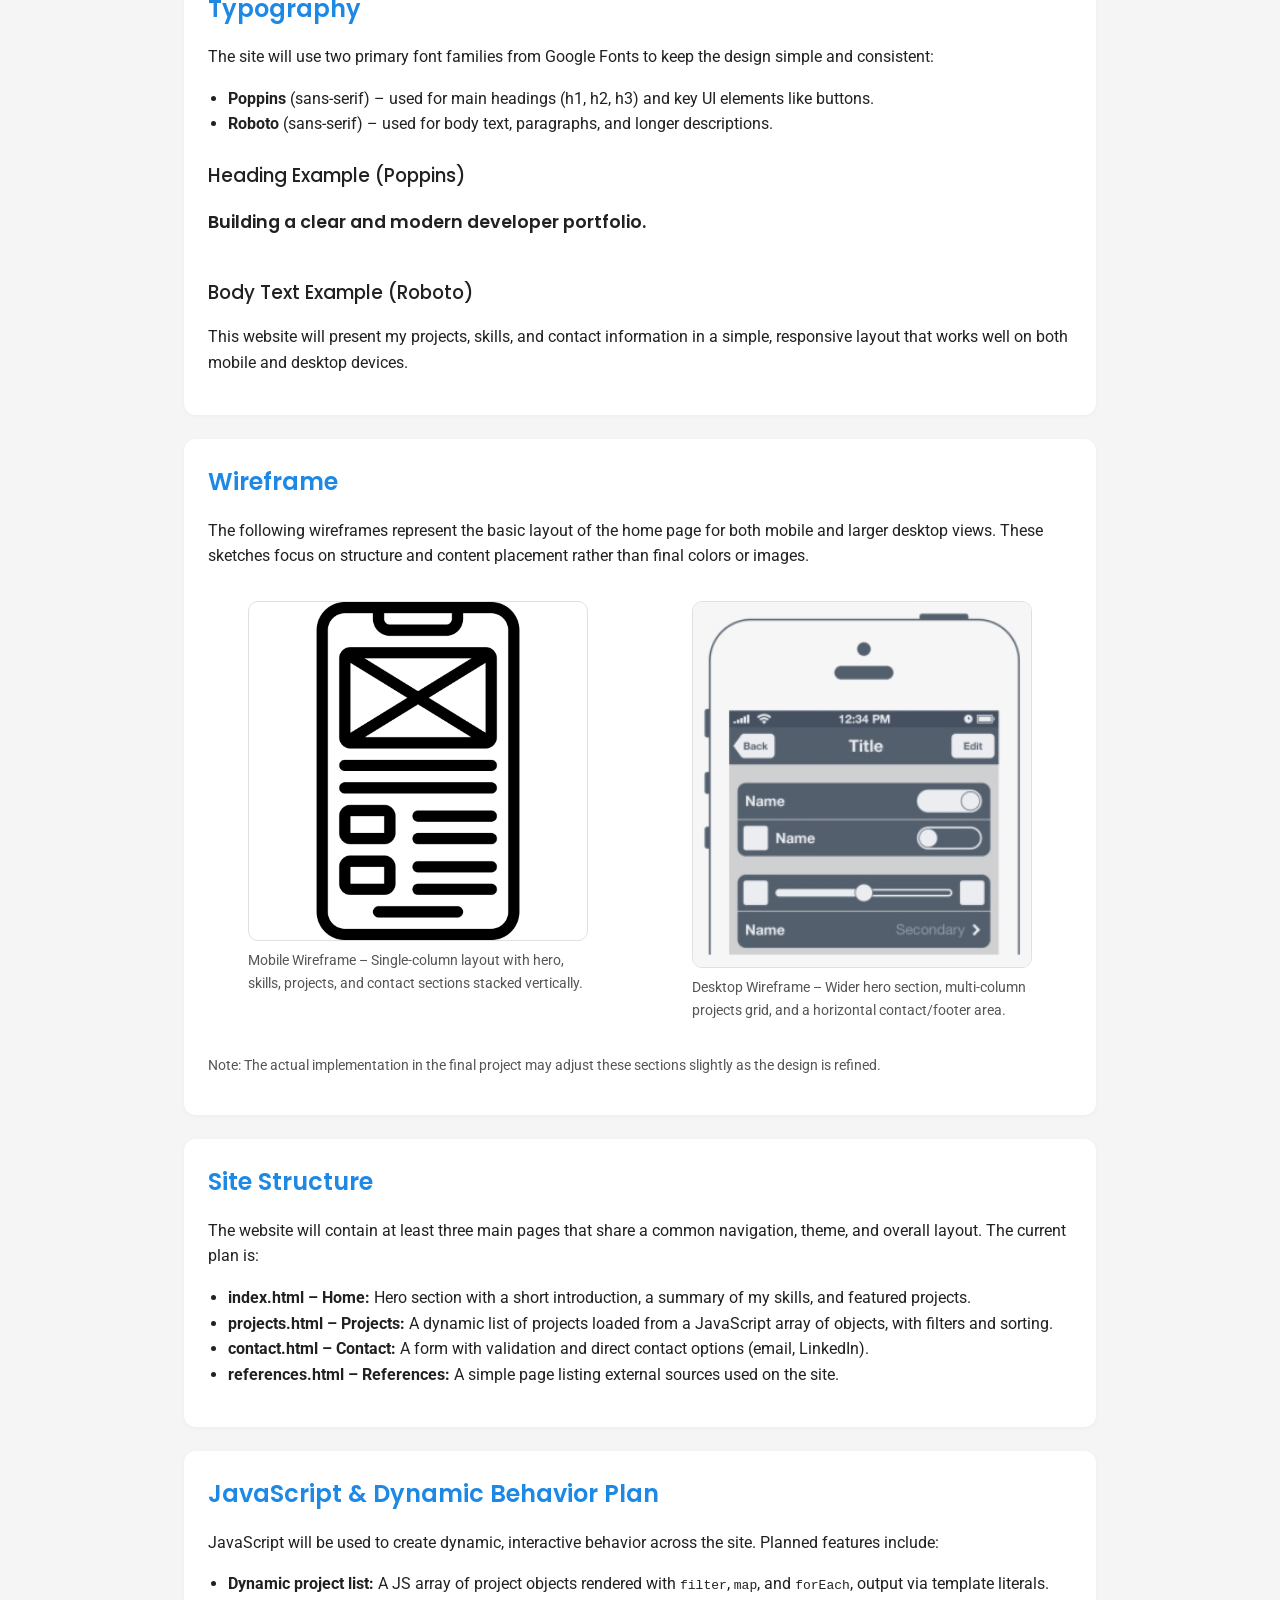
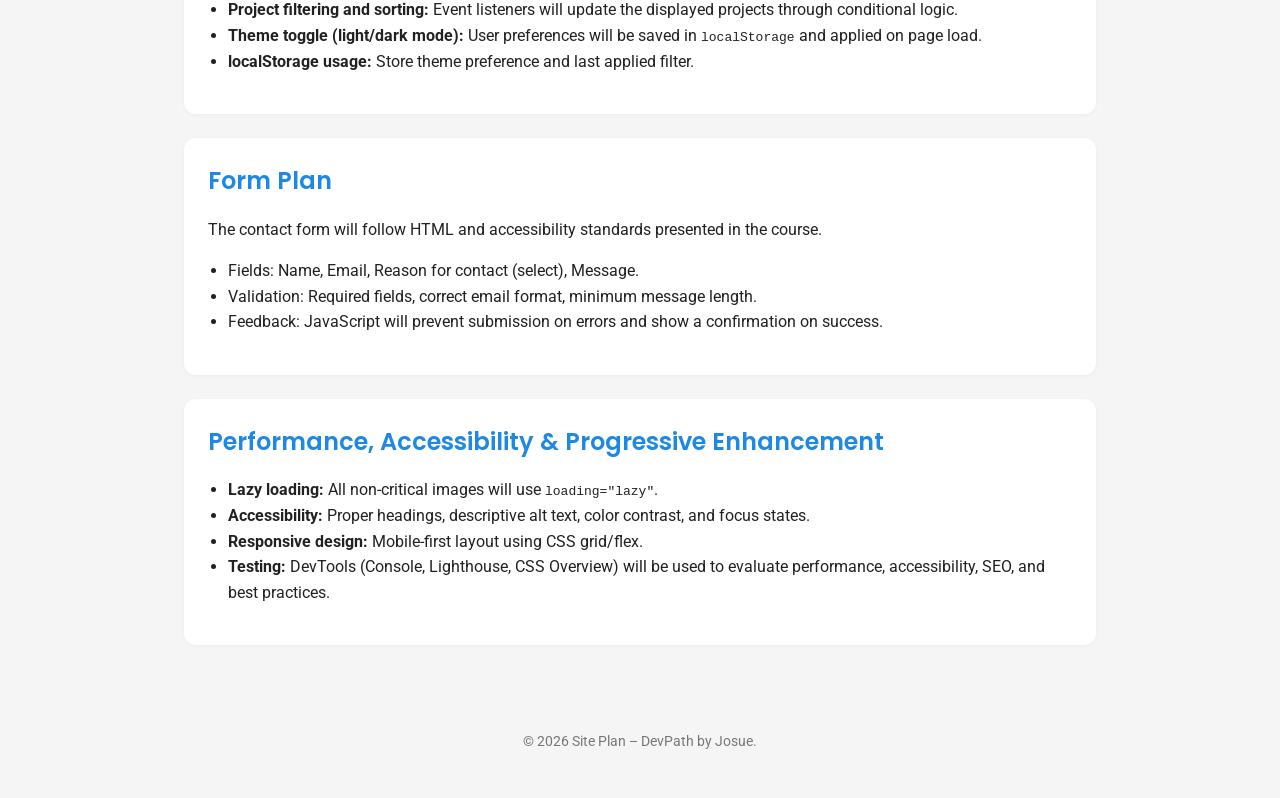
<file: project/siteplan.html>
<!DOCTYPE html>
<html lang="en-US">

<head>
    <meta charset="UTF-8">
    <meta name="viewport" content="width=device-width, initial-scale=1.0">

    <title>Product Review – Dev Portfolio Site Plan – Josue Quiñones</title>

    <meta name="description"
        content="Site plan for Josue Quiñones' developer portfolio, including purpose, user scenarios, color scheme, typography, structure, and wireframes.">
    <meta name="author" content="Josue Quiñones">

    <!-- Google Fonts -->
    <link rel="preconnect" href="https://fonts.googleapis.com">
    <link rel="preconnect" href="https://fonts.gstatic.com" crossorigin>
    <link
        href="https://fonts.googleapis.com/css2?family=Poppins:wght@400;600;700&family=Roboto:wght@400;500&display=swap"
        rel="stylesheet">

    <!-- Site plan CSS -->
    <link rel="stylesheet" href="styles/siteplan.css">
</head>

<body>
    <header>
        <div class="logo-area">
            <!-- Simple text logo for now -->
            <div class="logo-mark">JQ</div>
            <div class="logo-text">
                <h1>DevPath by Josue</h1>
                <p class="tagline">Site Plan – Developer Portfolio</p>
            </div>
        </div>
    </header>

    <main>
        <!-- Site Name -->
        <section id="site-name">
            <h2>Site Name</h2>

            <h3>DevPath by Josue</h3>
            <p>
                This name combines the words <strong>"Dev"</strong> (developer) and <strong>"Path"</strong> (journey),
                representing my personal journey in software development, web technologies, and related projects.
                It communicates growth, learning, and a clear direction in my tech career.
            </p>

            <p class="optional-domain">
                <strong>Optional domain (not required for this class):</strong> devpathbyjosue.com (or devpath-jq.dev)
            </p>
        </section>

        <!-- Site Purpose -->
        <section id="site-purpose">
            <h2>Site Purpose</h2>
            <p>
                The primary purpose of this website is to serve as my professional developer portfolio. It will:
            </p>
            <ul>
                <li>Showcase my web development and software projects with clear descriptions and links to live demos or
                    repositories.</li>
                <li>Provide a short professional bio and highlight my technical skills and technologies I work with.
                </li>
                <li>Offer an easy way for potential employers or clients to contact me through a simple contact form or
                    direct links (email, LinkedIn).</li>
                <li>Demonstrate clean, responsive, and accessible web design principles learned in this course.</li>
            </ul>
        </section>

        <!-- Scenarios -->
        <section id="scenarios">
            <h2>Scenarios</h2>

            <p>These are example questions that my target audience (recruiters, hiring managers, or collaborators) might
                have:</p>

            <ul>
                <li>
                    <strong>Scenario 1:</strong>
                    A recruiter wants to quickly see examples of my work and understand what kind of projects I can
                    build.
                    <em>Question:</em> “Where can I view your best projects with a short description and tech stack?”
                </li>
                <li>
                    <strong>Scenario 2:</strong>
                    A hiring manager is considering me for a junior developer position.
                    <em>Question:</em> “What technologies and programming languages do you know, and how can I contact
                    you?”
                </li>
                <li>
                    <strong>Scenario 3 (optional extra):</strong>
                    Another student or collaborator wants to connect with me for a project or study group.
                    <em>Question:</em> “Do you have any social links (LinkedIn, GitHub) where I can follow your work?”
                </li>
            </ul>
        </section>

        <!-- Color Schema -->
        <section id="color-schema">
            <h2>Color Schema</h2>

            <p>
                The color scheme is designed to feel modern, clean, and professional, with a focus on readability and
                subtle accents.
            </p>

            <div class="color-grid">
                <article class="color-card">
                    <div class="color-swatch primary"></div>
                    <h3>Primary Color</h3>
                    <p><strong>Hex:</strong> #1E88E5</p>
                    <p><strong>Usage:</strong> Main headings, important buttons, and key links.</p>
                </article>

                <article class="color-card">
                    <div class="color-swatch secondary"></div>
                    <h3>Secondary Color</h3>
                    <p><strong>Hex:</strong> #FFB300</p>
                    <p><strong>Usage:</strong> Accent elements, highlights, badges, and hover states.</p>
                </article>

                <article class="color-card">
                    <div class="color-swatch background"></div>
                    <h3>Background</h3>
                    <p><strong>Hex:</strong> #F5F5F5</p>
                    <p><strong>Usage:</strong> Page background to provide a soft, neutral base.</p>
                </article>

                <article class="color-card">
                    <div class="color-swatch text"></div>
                    <h3>Text</h3>
                    <p><strong>Hex:</strong> #212121</p>
                    <p><strong>Usage:</strong> Main body text for good contrast and legibility.</p>
                </article>
            </div>
        </section>

        <!-- Typography -->
        <section id="typography">
            <h2>Typography</h2>

            <p>
                The site will use two primary font families from Google Fonts to keep the design simple and consistent:
            </p>

            <ul>
                <li>
                    <strong>Poppins</strong> (sans-serif) – used for main headings (h1, h2, h3) and key UI elements like
                    buttons.
                </li>
                <li>
                    <strong>Roboto</strong> (sans-serif) – used for body text, paragraphs, and longer descriptions.
                </li>
            </ul>

            <div class="type-samples">
                <article>
                    <h3>Heading Example (Poppins)</h3>
                    <p class="sample-heading">
                        Building a clear and modern developer portfolio.
                    </p>
                </article>

                <article>
                    <h3>Body Text Example (Roboto)</h3>
                    <p class="sample-body">
                        This website will present my projects, skills, and contact information in a simple,
                        responsive layout that works well on both mobile and desktop devices.
                    </p>
                </article>
            </div>
        </section>

        <!-- Wireframe -->
        <section id="wireframe">
            <h2>Wireframe</h2>

            <p>
                The following wireframes represent the basic layout of the home page for both mobile and larger desktop
                views.
                These sketches focus on structure and content placement rather than final colors or images.
            </p>

            <div class="wireframe-grid">
                <figure>
                    <img src="images/wireframe-mobile.png" loading="lazy"
                        alt="Wireframe sketch of the mobile home page layout">
                    <figcaption>
                        Mobile Wireframe – Single-column layout with hero, skills, projects, and contact sections
                        stacked vertically.
                    </figcaption>
                </figure>

                <figure>
                    <img src="images/wireframe-desktop.png" loading="lazy"
                        alt="Wireframe sketch of the desktop home page layout">
                    <figcaption>
                        Desktop Wireframe – Wider hero section, multi-column projects grid, and a horizontal
                        contact/footer area.
                    </figcaption>
                </figure>
            </div>

            <p class="wireframe-note">
                Note: The actual implementation in the final project may adjust these sections slightly as the design is
                refined.
            </p>
        </section>

        <!-- Site Structure -->
        <section id="site-structure">
            <h2>Site Structure</h2>
            <p>
                The website will contain at least three main pages that share a common navigation, theme, and overall
                layout.
                The current plan is:
            </p>
            <ul>
                <li>
                    <strong>index.html – Home:</strong>
                    Hero section with a short introduction, a summary of my skills, and featured projects.
                </li>
                <li>
                    <strong>projects.html – Projects:</strong>
                    A dynamic list of projects loaded from a JavaScript array of objects, with filters and sorting.
                </li>
                <li>
                    <strong>contact.html – Contact:</strong>
                    A form with validation and direct contact options (email, LinkedIn).
                </li>
                <li>
                    <strong>references.html – References:</strong>
                    A simple page listing external sources used on the site.
                </li>
            </ul>
        </section>

        <!-- JavaScript & Dynamic Behavior Plan -->
        <section id="javascript-plan">
            <h2>JavaScript & Dynamic Behavior Plan</h2>
            <p>
                JavaScript will be used to create dynamic, interactive behavior across the site. Planned features
                include:
            </p>
            <ul>
                <li>
                    <strong>Dynamic project list:</strong>
                    A JS array of project objects rendered with <code>filter</code>, <code>map</code>, and
                    <code>forEach</code>,
                    output via template literals.
                </li>
                <li>
                    <strong>Project filtering and sorting:</strong>
                    Event listeners will update the displayed projects through conditional logic.
                </li>
                <li>
                    <strong>Theme toggle (light/dark mode):</strong>
                    User preferences will be saved in <code>localStorage</code> and applied on page load.
                </li>
                <li>
                    <strong>localStorage usage:</strong>
                    Store theme preference and last applied filter.
                </li>
            </ul>
        </section>

        <!-- Form Plan -->
        <section id="form-plan">
            <h2>Form Plan</h2>
            <p>
                The contact form will follow HTML and accessibility standards presented in the course.
            </p>
            <ul>
                <li>Fields: Name, Email, Reason for contact (select), Message.</li>
                <li>Validation: Required fields, correct email format, minimum message length.</li>
                <li>Feedback: JavaScript will prevent submission on errors and show a confirmation on success.</li>
            </ul>
        </section>

        <!-- Performance, Accessibility & Progressive Enhancement -->
        <section id="performance-accessibility">
            <h2>Performance, Accessibility & Progressive Enhancement</h2>
            <ul>
                <li><strong>Lazy loading:</strong> All non-critical images will use <code>loading="lazy"</code>.</li>
                <li><strong>Accessibility:</strong> Proper headings, descriptive alt text, color contrast, and focus
                    states.</li>
                <li><strong>Responsive design:</strong> Mobile-first layout using CSS grid/flex.</li>
                <li>
                    <strong>Testing:</strong> DevTools (Console, Lighthouse, CSS Overview) will be used to evaluate
                    performance,
                    accessibility, SEO, and best practices.
                </li>
            </ul>
        </section>
    </main>

    <footer>
        <p>&copy; <span id="year"></span> Site Plan – DevPath by Josue.</p>
    </footer>

    <script>
        // Simple script to show the current year in the footer
        const yearSpan = document.getElementById("year");
        if (yearSpan) {
            yearSpan.textContent = new Date().getFullYear();
        }
    </script>
</body>

</html>
</file>
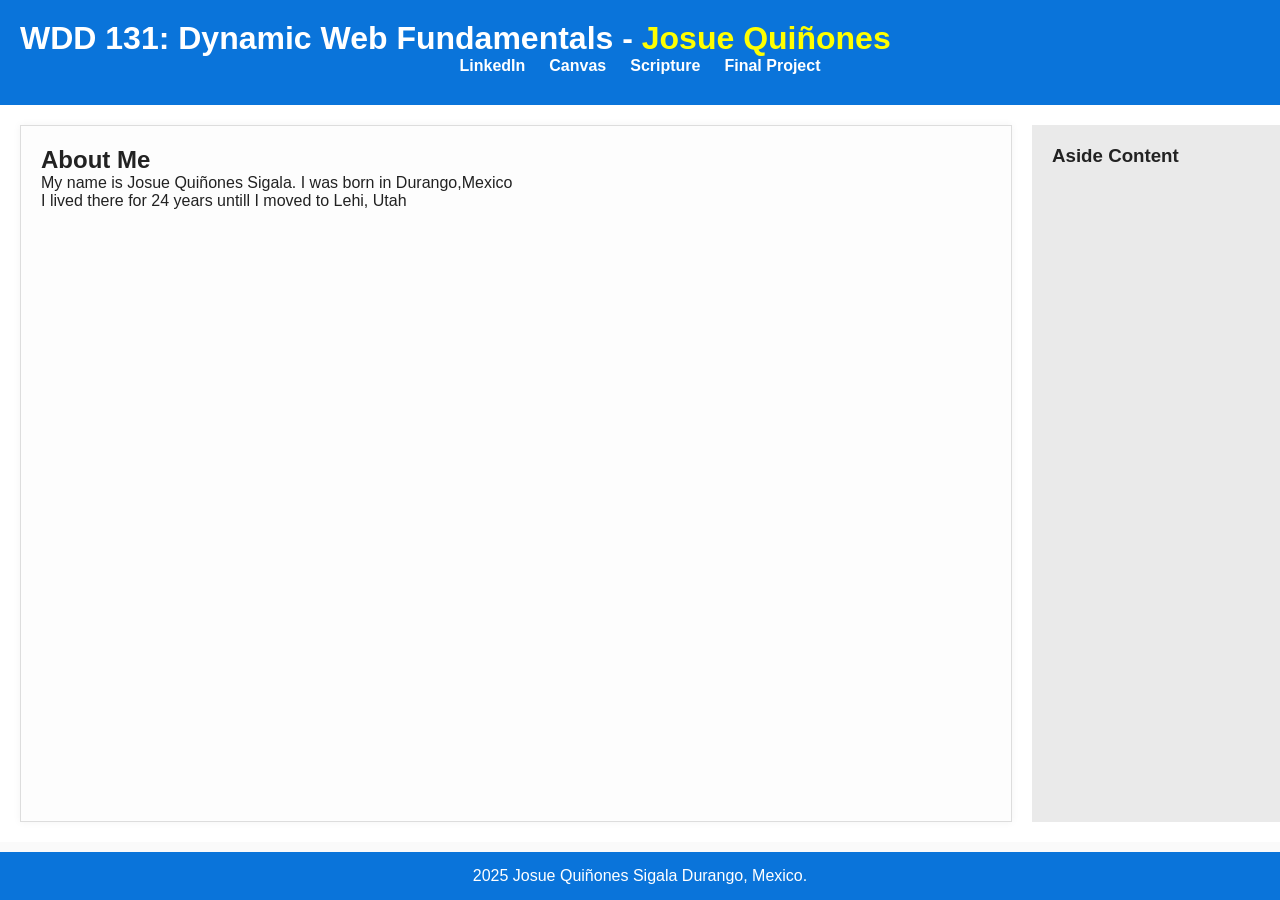
<file: week01/basic-layout.html>
<!DOCTYPE html>
<html lang="en">

<head>
    <meta charset="UTF-8">
    <meta name="viewport" content="width=device-width, initial-scale=1.0">
    <title>Josue Quiñones - WDD 131</title>
    <link rel="stylesheet" href="styles/layout.css">
    <script src="scripts/myscript.js" defer></script>
</head>

<body>
    <header>
        <h1>WDD 131: Dynamic Web Fundamentals -<span style="color: yellow;"> Josue Quiñones</span></h1>
        <nav>
            <ul>
                <li><a href="#">LinkedIn</a></li>
                <li><a href="#">Canvas</a></li>
                <li><a href="#">Scripture</a></li>
                <li><a href="#">Final Project</a></li>
            </ul>
        </nav>
    </header>

    <main>
        <section>
            <h2>About Me</h2>
            <p> My name is Josue Quiñones Sigala. I was born in Durango,Mexico</p>
            <p> I lived there for 24 years untill I moved to Lehi, Utah</p>
            <p></p>
        </section>
        <aside>
            <h3>Aside Content</h3>
        </aside>
    </main>

    <footer>
        <p>2025 Josue Quiñones Sigala Durango, Mexico.</p>
    </footer>
</body>

</html>
</file>
<file: styles/base.css>
/* =========================
   RESET & GLOBAL SETTINGS
========================= */
* {
    margin: 0;
    padding: 0;
    box-sizing: border-box;
}

body {
    font-family: 'Open Sans', sans-serif;
    background-color: #f7f8fa;
    color: #222;
    min-height: 100vh;
}

/* =========================
   HEADER
========================= */
header {
    background-color: #002b5c;
    /* fondo azul */
    color: white;
    text-align: center;
    padding: 1rem 0;
}

/* span en header -> block, centrado, sobre azul */
#course-title {
    display: block;
    font-size: 1.8rem;
    font-family: 'Roboto', sans-serif;
    font-weight: 700;
    letter-spacing: 0.5px;
}

/* =========================
   NAVIGATION (Flexbox)
========================= */
nav {
    background-color: #002b5c;
    /* mismo azul */
}

nav ul {
    display: flex;
    justify-content: center;
    list-style: none;
    padding: 0.5rem 0 0.75rem;
    gap: 1.5rem;
}

nav a {
    color: white;
    text-decoration: none;
    padding: 0.5rem 1rem;
    font-weight: 600;
    transition: background-color 0.3s ease, color 0.3s ease;
    border-radius: 4px;
}

nav a:hover {
    background-color: #00509e;
    color: #ffd700;
}

/* =========================
   MAIN CONTENT
========================= */
main {
    max-width: 1200px;
    margin: 30px auto;
    display: grid;
    grid-template-columns: 4fr 1fr;
    /* 80% left | 20% right */
    gap: 20px;
    align-items: start;
    padding: 0 20px;
}

/* Cards (About Me & Favorite Place) */
.card {
    grid-column: 1;
    /* ambas cards a la izquierda */
    background-color: white;
    border: 1px solid #ccc;
    border-radius: 8px;
    padding: 1.5rem;
    box-shadow: 0 2px 6px rgba(0, 0, 0, 0.1);
    transition: transform 0.3s ease;
    margin-bottom: 20px;
}

.card:hover {
    transform: translateY(-4px);
}

/* Layout interno: texto + imagen */
.card .content {
    display: grid;
    grid-template-columns: 60% 40%;
    align-items: center;
    gap: 20px;
}

.card .content p {
    font-size: 1rem;
    line-height: 1.6;
}

.card .content img {
    width: 100%;
    border-radius: 6px;
}

/* Lado derecho (aside) */
aside {
    background-color: #ffffff;
    border-radius: 8px;
}

/* =========================
   FOOTER
========================= */
footer {
    background-color: #002b5c;
    color: white;
    text-align: center;
    padding: 15px;
    font-size: 0.9rem;
    margin-top: 30px;
}

footer p:first-child {
    margin-bottom: 5px;
}

footer #lastModified {
    color: #f7d64a;
}

/* =========================
   RESPONSIVE DESIGN
========================= */
@media (max-width: 900px) {
    main {
        grid-template-columns: 1fr;
        /* una columna en pantallas pequeñas */
    }

    aside {
        display: none;
        /* oculta el lado derecho en móvil */
    }

    .card .content {
        grid-template-columns: 1fr;
        text-align: center;
    }
}
</file>
<file: project/styles/styles.css>
/* ===========================
   Base Reset & Variables
   =========================== */

*,
*::before,
*::after {
    box-sizing: border-box;
}

:root {
    --color-primary: #1e88e5;
    --color-primary-dark: #0d47a1;
    --color-secondary: #ffb300;
    --color-bg: #f5f5f5;
    --color-surface: #ffffff;
    --color-text: #212121;
    --color-muted: #616161;
    --color-border: #e0e0e0;
    --shadow-soft: 0 10px 25px rgba(0, 0, 0, 0.06);
    --radius-lg: 1rem;
    --radius-md: 0.75rem;
    --radius-pill: 999px;
    --spacing-section: 4rem;
    --max-width: 1100px;
}

/* ===========================
   Global Styles
   =========================== */

html {
    scroll-behavior: smooth;
}

body {
    margin: 0;
    font-family: "Roboto", system-ui, -apple-system, BlinkMacSystemFont, "Segoe UI",
        sans-serif;
    color: var(--color-text);
    background-color: var(--color-bg);
    line-height: 1.6;
}

/* Remove default margin in headings & paragraphs */
h1,
h2,
h3,
h4,
p {
    margin: 0;
}

h1,
h2,
h3,
h4 {
    font-family: "Poppins", system-ui, -apple-system, BlinkMacSystemFont, "Segoe UI",
        sans-serif;
    font-weight: 600;
}

img {
    max-width: 100%;
    display: block;
}

/* Links */

a {
    color: var(--color-primary);
    text-decoration: none;
}

a:hover,
a:focus-visible {
    color: var(--color-primary-dark);
}

/* Utility container */

main,
.section,
.hero {
    max-width: var(--max-width);
    margin-inline: auto;
    padding-inline: 1rem;
}

/* ===========================
   Header & Navigation
   =========================== */

.site-header {
    position: sticky;
    top: 0;
    z-index: 10;
    background-color: rgba(245, 245, 245, 0.92);
    backdrop-filter: blur(10px);
    border-bottom: 1px solid rgba(224, 224, 224, 0.9);
    padding: 0.75rem 1rem;
    display: flex;
    align-items: center;
    justify-content: space-between;
    gap: 1rem;
}

.logo-area {
    display: flex;
    align-items: center;
    gap: 0.75rem;
}

.logo-mark {
    width: 40px;
    height: 40px;
    border-radius: 50%;
    background: linear-gradient(135deg, var(--color-primary), var(--color-secondary));
    display: flex;
    align-items: center;
    justify-content: center;
    color: #ffffff;
    font-weight: 700;
    font-family: "Poppins", sans-serif;
    font-size: 1rem;
}

.logo-text h1 {
    font-size: 1.1rem;
    margin-bottom: 0.1rem;
}

.logo-text .tagline {
    font-size: 0.8rem;
    color: var(--color-muted);
}

.logo-link {
    color: inherit;
}

.logo-link:hover {
    color: inherit;
}

/* Navigation */

.site-nav {
    display: flex;
    align-items: center;
    gap: 1rem;
}

.nav-toggle {
    display: none;
    background: transparent;
    border: 1px solid var(--color-border);
    border-radius: var(--radius-pill);
    padding: 0.35rem 0.75rem;
    font-size: 1rem;
    cursor: pointer;
}

.nav-list {
    list-style: none;
    display: flex;
    align-items: center;
    gap: 1.25rem;
    margin: 0;
    padding: 0;
}

.nav-list a {
    font-size: 0.95rem;
    font-weight: 500;
    padding: 0.3rem 0;
    position: relative;
}

.nav-list a::after {
    content: "";
    position: absolute;
    left: 0;
    bottom: -0.2rem;
    width: 0;
    height: 2px;
    background: linear-gradient(90deg, var(--color-primary), var(--color-secondary));
    transition: width 0.2s ease;
}

.nav-list a:hover::after,
.nav-list a:focus-visible::after,
.nav-list a[aria-current="page"]::after {
    width: 100%;
}

/* ===========================
   Hero Section
   =========================== */

.hero {
    padding-block: 3.5rem 3rem;
    display: grid;
    gap: 2rem;
    align-items: center;
}

.hero-text {
    display: flex;
    flex-direction: column;
    gap: 1rem;
}

.hero-kicker {
    font-size: 0.9rem;
    text-transform: uppercase;
    letter-spacing: 0.08em;
    color: var(--color-primary);
    font-weight: 600;
}

.hero h2 {
    font-size: 1.8rem;
}

.hero p {
    color: var(--color-muted);
}

.hero-actions {
    display: flex;
    flex-wrap: wrap;
    gap: 0.75rem;
    margin-top: 0.5rem;
}

.hero-visual {
    max-width: 380px;
    margin-inline: auto;
}

/* Buttons */

.btn {
    display: inline-flex;
    align-items: center;
    justify-content: center;
    padding: 0.6rem 1.3rem;
    border-radius: var(--radius-pill);
    font-weight: 600;
    font-size: 0.95rem;
    border: 1px solid transparent;
    cursor: pointer;
    transition: transform 0.15s ease, box-shadow 0.15s ease, background-color 0.15s ease,
        color 0.15s ease, border-color 0.15s ease;
}

.btn.primary {
    background: linear-gradient(135deg, var(--color-primary), var(--color-primary-dark));
    color: #ffffff;
    box-shadow: var(--shadow-soft);
}

.btn.primary:hover,
.btn.primary:focus-visible {
    transform: translateY(-1px);
    box-shadow: 0 14px 30px rgba(0, 0, 0, 0.14);
}

.btn.secondary {
    background-color: #ffffff;
    color: var(--color-primary);
    border-color: var(--color-primary);
}

.btn.secondary:hover,
.btn.secondary:focus-visible {
    background-color: var(--color-primary);
    color: #ffffff;
}

/* ===========================
   Sections & Cards
   =========================== */

.section {
    padding-block: var(--spacing-section);
}

.section-header {
    text-align: center;
    max-width: 650px;
    margin-inline: auto;
    margin-bottom: 2rem;
}

.section-header h2 {
    font-size: 1.5rem;
    margin-bottom: 0.5rem;
}

.section-header p {
    color: var(--color-muted);
}

/* Grid for cards */

.cards-grid {
    display: grid;
    gap: 1.5rem;
}

.card {
    background-color: var(--color-surface);
    border-radius: var(--radius-lg);
    padding: 1.5rem;
    box-shadow: var(--shadow-soft);
    border: 1px solid rgba(224, 224, 224, 0.7);
}

.card h3 {
    font-size: 1.1rem;
    margin-bottom: 0.5rem;
}

.card p {
    color: var(--color-muted);
}

/* Project card small accent */

.project-card .tech-stack {
    margin-top: 0.75rem;
    font-size: 0.9rem;
}

/* Section call-to-action */

.section-cta {
    margin-top: 2rem;
    text-align: center;
}

/* ===========================
   Footer
   =========================== */

.site-footer {
    border-top: 1px solid rgba(224, 224, 224, 0.9);
    padding: 1.5rem 1rem 2rem;
    text-align: center;
    font-size: 0.9rem;
    color: var(--color-muted);
}

.site-footer a {
    font-weight: 500;
}

/* ===========================
   Responsive Layout
   =========================== */

/* Tablets and up */
@media (min-width: 600px) {
    .hero {
        grid-template-columns: minmax(0, 1.6fr) minmax(0, 1.2fr);
    }

    .hero h2 {
        font-size: 2.1rem;
    }

    .cards-grid {
        grid-template-columns: repeat(2, minmax(0, 1fr));
    }
}

/* Large screens */
@media (min-width: 900px) {
    .cards-grid {
        grid-template-columns: repeat(3, minmax(0, 1fr));
    }
}

/* Mobile navigation behavior */
@media (max-width: 720px) {
    .site-header {
        align-items: flex-start;
    }

    .nav-toggle {
        display: inline-flex;
    }

    .nav-list {
        position: absolute;
        top: 100%;
        right: 1rem;
        margin-top: 0.4rem;
        background-color: #ffffff;
        border-radius: var(--radius-md);
        box-shadow: var(--shadow-soft);
        padding: 0.75rem 1rem;
        flex-direction: column;
        align-items: flex-start;
        min-width: 160px;
        display: none;
        /* hidden by default, will show with JS */
    }

    .site-nav.nav-open .nav-list {
        display: flex;
    }
}
/* ===========================
   Forms & Controls
   =========================== */

form {
    display: flex;
    flex-direction: column;
    gap: 0.75rem;
}

label {
    font-weight: 500;
    font-size: 0.95rem;
}

input[type="text"],
input[type="email"],
select,
textarea {
    font: inherit;
    padding: 0.5rem 0.6rem;
    border-radius: 0.5rem;
    border: 1px solid var(--color-border);
    background-color: #ffffff;
}

input[type="text"]:focus,
input[type="email"]:focus,
select:focus,
textarea:focus {
    outline: none;
    border-color: var(--color-primary);
    box-shadow: 0 0 0 2px rgba(30, 136, 229, 0.15);
}

textarea {
    resize: vertical;
}

#contactStatus {
    margin-top: 0.5rem;
    font-size: 0.9rem;
}

.small {
    font-size: 0.8rem;
    color: var(--color-muted);
}

/* Filter controls on projects page */
.filter-controls {
    margin-top: 0.75rem;
    display: flex;
    flex-direction: column;
    gap: 0.4rem;
}

.filter-controls label {
    font-size: 0.9rem;
}
</file>
<file: week01/styles/layout.css>
* {
    margin: 0;
    padding: 0;
    box-sizing: border-box;
}

/* Body con Grid principal */
body {
    display: grid;
    grid-template-rows: auto 1fr auto;
    /* Header | Main Section | Footer */
    grid-template-areas:
        "header"
        "content"
        "footer";
    min-height: 100vh;
    font-family: 'Segoe UI', Tahoma, Geneva, Verdana, sans-serif;
    background-color: #fafafa;
    color: #222;
}

/* Header */
header {
    grid-area: header;
    background-color: #0a74da;
    color: white;
    padding: 20px;
}

/* Navegación con Flexbox */
nav ul {
    list-style: none;
    display: flex;
    gap: 1.5rem;
    justify-content: center;
    padding-bottom: 10px;
}

nav a {
    text-decoration: none;
    color: white;
    font-weight: bold;
    transition: color 0.3s ease;
}

nav a:hover {
    color: #ffd700;
}

/* Nuevo contenedor para Main y Aside */
main {
    grid-area: content;
    display: grid;
    grid-template-columns: 80% 20%;
    /* Main más grande (izquierda), Aside más pequeño (derecha) */
    gap: 20px;
    padding: 20px;
    background-color: #ffffff;
}

/* Aside - lado izquierdo */
section {
    background-color: #fdfdfd;
    padding: 20px;
    border: 1px solid #ddd;
    box-shadow: 0 0 8px rgba(0, 0, 0, 0.05);
}

/* Aside content - lado derecho (más pequeño) */
aside {
    background-color: #eaeaea;
    padding: 20px;
}

/* Footer */
footer {
    grid-area: footer;
    background-color: #0a74da;
    color: white;
    padding: 15px;
    text-align: center;
    margin-top: 10px;
    
}
</file>
<file: styles/form.css>
:root {
    --primary: #1e88e5;
    --primary-dark: #1565c0;
    --background: #f5f5f5;
    --text: #212121;
    --border: #cccccc;
    --radius: 8px;
}

/* Base layout */
*,
*::before,
*::after {
    box-sizing: border-box;
}

body {
    margin: 0;
    font-family: system-ui, -apple-system, BlinkMacSystemFont, "Segoe UI", sans-serif;
    background-color: var(--background);
    color: var(--text);
}

header {
    background-color: var(--primary);
    color: #ffffff;
    text-align: center;
    padding: 1.5rem 1rem;
}

header h1 {
    margin: 0;
    font-size: 1.6rem;
}

/* Main form container */
main {
    max-width: 600px;
    margin: 2rem auto;
    padding: 2rem;
    background-color: #ffffff;
    border-radius: var(--radius);
    box-shadow: 0 2px 10px rgba(0, 0, 0, 0.08);
}

form {
    display: flex;
    flex-direction: column;
    gap: 1.25rem;
}

/* Labels and fields */
label {
    display: block;
    font-weight: 600;
    margin-bottom: 0.25rem;
}

input[type="text"],
input[type="date"],
select,
textarea {
    width: 100%;
    padding: 0.7rem;
    border-radius: var(--radius);
    border: 1px solid var(--border);
    font: inherit;
}

textarea {
    resize: vertical;
    min-height: 5rem;
}

/* Fieldsets */
fieldset {
    border: 1px solid var(--border);
    border-radius: var(--radius);
    padding: 1rem;
}

legend {
    padding: 0 0.5rem;
    font-weight: 600;
}

/* Rating layout */
fieldset .rating {
    display: grid;
    gap: 0.5rem;
    margin-top: 0.5rem;
}

.rating input[type="radio"] {
    margin-right: 0.4rem;
}

.rating label {
    font-weight: 500;
}

/* Checkboxes: keep them stacked and readable */
fieldset input[type="checkbox"] {
    margin-right: 0.4rem;
}

/* Submit button */
.submit-btn {
    background-color: var(--primary);
    color: #ffffff;
    border: none;
    border-radius: var(--radius);
    padding: 0.8rem;
    font-size: 1rem;
    font-weight: 600;
    cursor: pointer;
    transition: background-color 0.2s ease;
}

.submit-btn:hover,
.submit-btn:focus {
    background-color: var(--primary-dark);
}

/* Footer */
footer {
    text-align: center;
    padding: 1.5rem 1rem;
    font-size: 0.9rem;
    color: #555555;
}

/* Responsive: mobile adjustments */
@media (max-width: 600px) {
    main {
        margin: 1rem;
        padding: 1.5rem;
    }

    header h1 {
        font-size: 1.4rem;
    }
}
</file>
<file: styles/place.css>
:root {
    --primary-color: #c8102e;
    /* Tokyo/Japan red */
    --primary-dark: #8f001f;
    --accent-color: #0f6b8f;
    /* blue accent */
    --card-bg: rgba(255, 255, 255, 0.92);
    --text-color: #111111;
    --muted-text: #555555;
    --max-width: 1100px;
    --border-radius: 0.5rem;
    --shadow-soft: 0 10px 25px rgba(0, 0, 0, 0.25);
    --spacing: 1.5rem;
    --font-main: system-ui, -apple-system, BlinkMacSystemFont, "Segoe UI",
        sans-serif;
}

*,
*::before,
*::after {
    box-sizing: border-box;
}

body {
    margin: 0;
    font-family: var(--font-main);
    color: var(--text-color);
    background-color: #ffffff;
    line-height: 1.5;
}

/* HEADER */

.site-header {
    background-color: var(--primary-color);
    color: #ffffff;
    text-align: center;
    padding: 1.5rem 1rem;
}

.site-header h1 {
    margin: 0;
    font-size: clamp(1.8rem, 2.7vw + 1rem, 2.6rem);
}

/* LAYOUT */

main {
    max-width: var(--max-width);
    margin: 0 auto;
    padding: 0 1rem 2rem;
}

.hero {
    margin-top: 0;
}

.hero picture,
.hero img {
    display: block;
    width: 100%;
    height: auto;
    border-bottom: 4px solid var(--primary-color);
}

.info-card {
    background-color: var(--card-bg);
    margin-top: var(--spacing);
    padding: 1.25rem 1.5rem;
    border-radius: var(--border-radius);
    box-shadow: var(--shadow-soft);
}

/* headings */

.info-card h2 {
    margin-top: 0;
    margin-bottom: 1rem;
    font-size: 1.5rem;
    color: var(--primary-dark);
}

/* DATA SECTION */

.data-card dl {
    margin: 0;
}

.data-card div {
    display: flex;
    gap: 0.5rem;
    margin-bottom: 0.3rem;
}

.data-card dt {
    font-weight: 600;
    min-width: 7.5rem;
}

.data-card dd {
    margin: 0;
    color: var(--muted-text);
}

/* WEATHER SECTION */

.weather-list {
    list-style: none;
    padding: 0;
    margin: 0;
}

.weather-list li {
    display: flex;
    gap: 0.5rem;
    margin-bottom: 0.4rem;
}

.weather-list .label {
    font-weight: 600;
    min-width: 6.5rem;
}

.weather-icon-mobile img {
    width: 40px;
    height: auto;
    vertical-align: middle;
    margin-left: 0.5rem;
}

/* FOOTER */

footer {
    background-color: var(--primary-color);
    color: #ffffff;
    text-align: center;
    padding: 1rem 0.5rem 1.5rem;
    font-size: 0.9rem;
    margin-top: 2rem;
}

footer p {
    margin: 0.2rem 0;
}

/* ====== WIDE VIEW LAYOUT ====== */

@media (min-width: 900px) {
    main {
        position: relative;
        padding-bottom: 4rem;
    }

    .hero {
        margin-top: 0;
    }

    .info-card {
        position: absolute;
        top: 45%;
        transform: translateY(-50%);
        width: min(320px, 40%);
    }

    .data-card {
        left: 2.5rem;
    }

    .weather-card {
        right: 2.5rem;
    }

    .weather-icon-mobile {
        display: none;
    }

    .weather-heading::after {
        content: " ⛅";
        font-size: 1.6rem;
        margin-left: 0.25rem;
    }
}
</file>
<file: styles/temples.css>
body {
    font-family: 'Open Sans', sans-serif;
    margin: 0;
    padding: 0;
    background-color: #f4f4f4;
}

header {
    display: flex;
    justify-content: space-between;
    align-items: center;
    padding: 1rem;
    background-color: #234;
    color: white;
}

#menu-button {
    font-size: 2rem;
    background: none;
    border: none;
    color: white;
    cursor: pointer;
}

nav {
    display: none;
    flex-direction: column;
    gap: 1rem;
    margin-top: 1rem;
}

nav.open {
    display: flex;
}

nav a {
    color: white;
    text-decoration: none;
    padding: 0.5rem;
    border-radius: 5px;
    transition: background-color 0.2s ease;
}

nav a:hover {
    background-color: #345;
}

main {
    max-width: 1100px;
    margin: 1rem auto;
    padding: 1rem;
}


main h1 {
    text-align: center;
    font-size: 2rem;
    margin-bottom: 2rem;
}

.album {
    display: grid;
    grid-template-columns: 1fr;
    gap: 2rem;
}

figure {
    background: white;
    margin: 0;
    padding: 0;
    border-radius: 12px;
    overflow: hidden;
    box-shadow: 0 2px 10px rgba(0, 0, 0, 0.08);
    
}


figure img {
    width: 100%;
    height: auto;
    display: block;
}

figcaption {
    padding: 0.75rem;
    text-align: center;
    font-weight: 600;
    font-size: 1rem;
    background-color: #fafafa;
    border-top: 1px solid #ddd;
}
</file>
<file: styles/temples-large.css>
@media screen and (min-width: 700px) {

    /* Ocultar el botón hamburguesa en pantallas grandes */
    #menu-button {
        display: none;
    }

    /* Menú horizontal */
    nav {
        display: flex !important;
        flex-direction: row;
        gap: 1.5rem;
    }

    /* Grid de 3 columnas en desktop */
    .album {
        grid-template-columns: repeat(3, 1fr);
        gap: 2.5rem;
    }
}
</file>
<file: project/styles/siteplan.css>
/* General layout */
:root {
    --color-primary: #1E88E5;
    --color-secondary: #FFB300;
    --color-background: #F5F5F5;
    --color-text: #212121;
    --radius-card: 12px;
}

*,
*::before,
*::after {
    box-sizing: border-box;
}

body {
    margin: 0;
    font-family: "Roboto", system-ui, -apple-system, BlinkMacSystemFont, "Segoe UI", sans-serif;
    background-color: var(--color-background);
    color: var(--color-text);
    line-height: 1.6;
}

/* Header */
header {
    background-color: #ffffff;
    border-bottom: 1px solid #e0e0e0;
    padding: 1rem 1.5rem;
}

.logo-area {
    display: flex;
    align-items: center;
    gap: 1rem;
    max-width: 960px;
    margin: 0 auto;
}

.logo-mark {
    width: 48px;
    height: 48px;
    border-radius: 50%;
    background: var(--color-primary);
    color: #ffffff;
    display: flex;
    align-items: center;
    justify-content: center;
    font-family: "Poppins", system-ui, sans-serif;
    font-weight: 700;
    font-size: 1.2rem;
}

.logo-text h1 {
    font-family: "Poppins", system-ui, sans-serif;
    font-weight: 600;
    margin: 0;
}

.tagline {
    margin: 0.15rem 0 0;
    font-size: 0.9rem;
    color: #555555;
}

/* Main content */
main {
    max-width: 960px;
    margin: 1.5rem auto 3rem;
    padding: 0 1.5rem;
}

section {
    background-color: #ffffff;
    border-radius: var(--radius-card);
    padding: 1.5rem;
    margin-bottom: 1.5rem;
    box-shadow: 0 1px 4px rgba(0, 0, 0, 0.04);
}

h2 {
    font-family: "Poppins", system-ui, sans-serif;
    font-weight: 600;
    color: var(--color-primary);
    margin-top: 0;
    margin-bottom: 0.75rem;
}

h3 {
    font-family: "Poppins", system-ui, sans-serif;
    font-weight: 500;
    margin-top: 0.5rem;
    margin-bottom: 0.5rem;
}

/* Site name */
#site-name h3 {
    font-size: 1.25rem;
}

.optional-domain {
    font-size: 0.95rem;
    color: #555555;
}

/* Lists */
ul {
    padding-left: 1.25rem;
}

/* Color schema */
.color-grid {
    display: grid;
    grid-template-columns: repeat(auto-fit, minmax(180px, 1fr));
    gap: 1rem;
    margin-top: 1rem;
}

.color-card {
    border-radius: var(--radius-card);
    padding: 1rem;
    background: #fafafa;
    border: 1px solid #e0e0e0;
}

.color-swatch {
    width: 100%;
    height: 60px;
    border-radius: 8px;
    margin-bottom: 0.75rem;
}

/* Applying the actual colors */
.color-swatch.primary {
    background-color: var(--color-primary);
}

.color-swatch.secondary {
    background-color: var(--color-secondary);
}

.color-swatch.background {
    background-color: var(--color-background);
}

.color-swatch.text {
    background-color: var(--color-text);
}

/* Typography samples */
.type-samples {
    display: grid;
    gap: 1rem;
    margin-top: 1rem;
}

.sample-heading {
    font-family: "Poppins", system-ui, sans-serif;
    font-weight: 600;
    font-size: 1.1rem;
}

.sample-body {
    font-family: "Roboto", system-ui, sans-serif;
}

/* Wireframes */
.wireframe-grid {
    display: grid;
    gap: 1.5rem;
    margin-top: 1rem;
}

.wireframe-grid img {
    width: 100%;
    display: block;
    border-radius: 10px;
    border: 1px solid #e0e0e0;
}

figcaption {
    font-size: 0.9rem;
    color: #555555;
    margin-top: 0.5rem;
}

.wireframe-note {
    font-size: 0.9rem;
    color: #555555;
    margin-top: 1rem;
}

/* Footer */
footer {
    text-align: center;
    font-size: 0.85rem;
    color: #777777;
    padding: 1.5rem 1rem 2rem;
}

/* Responsive tweaks */
@media (min-width: 768px) {
    .wireframe-grid {
        grid-template-columns: repeat(2, minmax(0, 1fr));
    }
}
</file>
